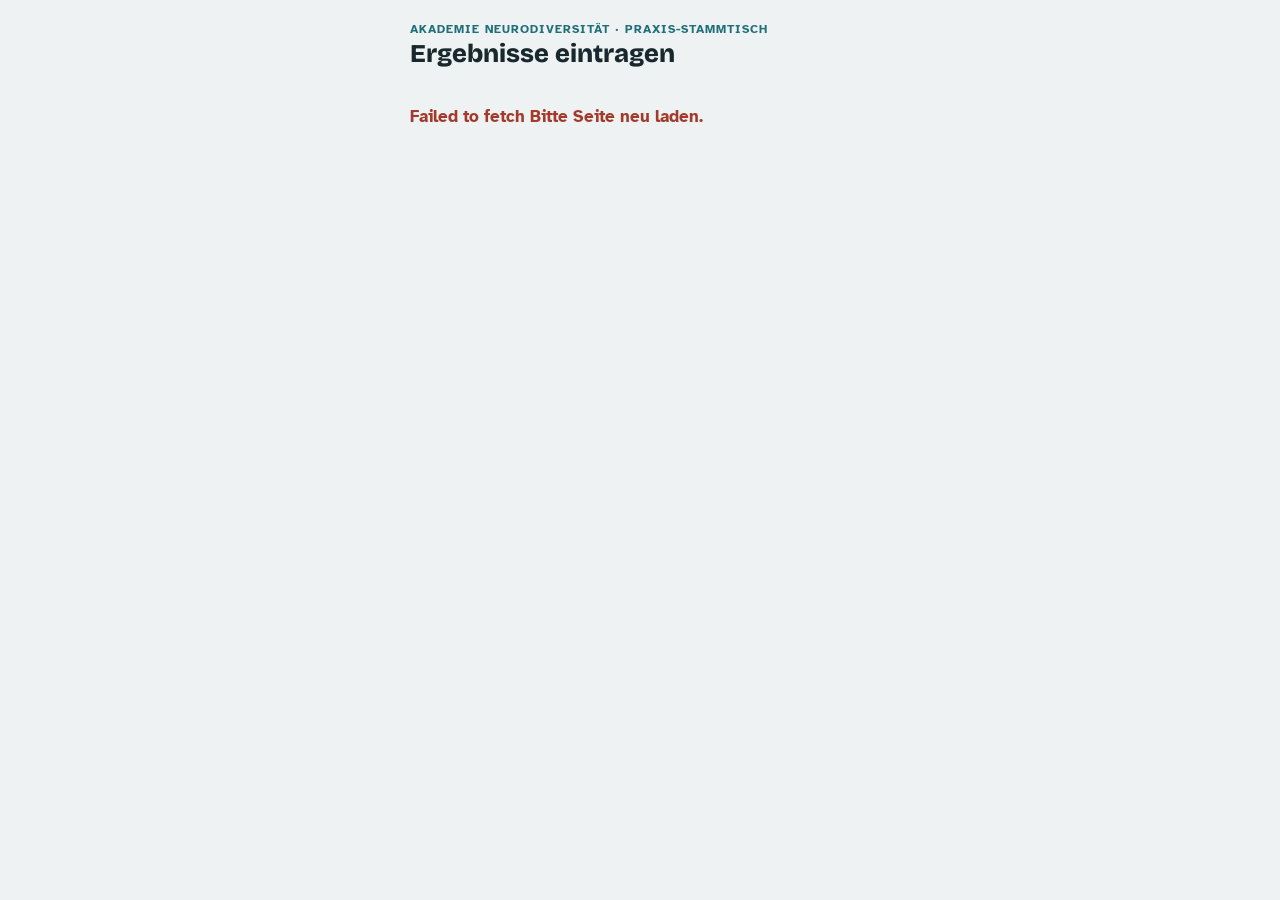
<file: index.html>
<!doctype html>
<html lang="de">
<head>
<meta charset="utf-8">
<meta name="viewport" content="width=device-width,initial-scale=1,viewport-fit=cover">
<title>Stammtisch – Ergebnisse eintragen</title>
<link rel="stylesheet" href="https://fonts.googleapis.com/css2?family=Atkinson+Hyperlegible:wght@400;700&family=Bricolage+Grotesque:opsz,wght@12..96,600;12..96,800&display=swap">
<link rel="stylesheet" href="style.css">
<style>
main{max-width:460px;margin:0 auto;display:flex;flex-direction:column;gap:18px}
h1{font-size:1.6rem;font-weight:800}
.frage{background:var(--surface);border-radius:14px;padding:14px 16px;font-size:1.05rem;border:1px solid var(--line)}
.frage small{display:block;color:var(--muted);font-size:.8rem;font-weight:700;letter-spacing:.06em;text-transform:uppercase;margin-bottom:2px}
.groups{display:grid;grid-template-columns:1fr 1fr;gap:12px}
.gbtn{font-weight:800;font-family:var(--display);font-size:1.2rem;padding:24px 8px;border-radius:16px;border:0;color:var(--note-ink)}
textarea{width:100%;min-height:170px;font-size:1.1rem;resize:vertical}
.send{font-size:1.2rem;padding:18px}
.ok{color:var(--accent);font-weight:700;min-height:1.5em;text-align:center;margin:0}
.back{background:none;border:0;color:var(--muted);text-decoration:underline;padding:0;align-self:flex-start}
.badge{display:inline-block;padding:6px 14px;border-radius:999px;font-weight:800;color:var(--note-ink);font-family:var(--display)}
.liste{display:flex;flex-direction:column;gap:8px}
.liste div{background:var(--surface);border:1px solid var(--line);border-radius:10px;padding:8px 12px;font-size:.98rem;white-space:pre-wrap;overflow-wrap:anywhere}
</style>
</head>
<body>
<main>
  <div>
    <div class="brand">Akademie Neurodiversität · Praxis-Stammtisch</div>
    <h1 id="titel">Ergebnisse eintragen</h1>
  </div>

  <p id="status" class="muted">Wird geladen …</p>

  <section id="schritt1" hidden>
    <div style="display:flex;flex-direction:column;gap:16px">
      <div class="frage"><small>Eure Frage</small><span class="frageText"></span></div>
      <h2 style="font-size:1.25rem">In welcher Gruppe bist du?</h2>
      <p class="muted" style="margin:-8px 0 0">Die Nummer steht in Zoom oben im Fenster.</p>
      <div class="groups" id="gruppen"></div>
    </div>
  </section>

  <section id="schritt2" hidden>
    <div style="display:flex;flex-direction:column;gap:14px">
      <button class="back" id="zurueck" type="button">← andere Gruppe wählen</button>
      <span class="badge" id="gruppeBadge">Gruppe 1</span>
      <div class="frage"><small>Eure Frage</small><span class="frageText"></span></div>
      <label for="text" style="font-weight:700">Euer Ergebnis</label>
      <textarea id="text" maxlength="500" placeholder="Ein Punkt pro Absenden – ihr könnt mehrmals absenden."></textarea>
      <button class="btn send" id="senden" type="button" disabled>Absenden</button>
      <p class="ok" id="meldung" aria-live="polite"></p>
      <div id="bisherWrap" hidden>
        <p class="muted" style="margin:0 0 6px">Schon abgeschickt:</p>
        <div class="liste" id="bisher"></div>
      </div>
    </div>
  </section>
</main>

<script src="config.js"></script>
<script src="app.js"></script>
<script>
const $ = id => document.getElementById(id);
let stand = null, gruppe = null;

async function start() {
  try {
    stand = await Board.laden();
    if (stand.titel) $("titel").textContent = stand.titel;
    document.querySelectorAll(".frageText").forEach(el => el.textContent = stand.frage);
    const box = $("gruppen"); box.innerHTML = "";
    for (let g = 1; g <= stand.gruppen; g++) {
      const b = document.createElement("button");
      b.className = "gbtn"; b.type = "button"; b.textContent = Board.name(g);
      b.style.background = Board.farbe(g);
      b.onclick = () => waehlen(g);
      box.appendChild(b);
    }
    $("status").hidden = true;
    let gemerkt = null;
    try { gemerkt = JSON.parse(sessionStorage.getItem("stammtischGruppe") || "null"); } catch (e) {}
    if (gemerkt && gemerkt.stammtisch === stand.stammtisch && gemerkt.gruppe <= stand.gruppen) waehlen(gemerkt.gruppe);
    else $("schritt1").hidden = false;
  } catch (e) {
    $("status").textContent = e.message + " Bitte Seite neu laden.";
    $("status").className = "fehler";
  }
}

function waehlen(g) {
  gruppe = g;
  try { sessionStorage.setItem("stammtischGruppe", JSON.stringify({ stammtisch: stand.stammtisch, gruppe: g })); } catch (e) {}
  $("gruppeBadge").textContent = Board.name(g);
  $("gruppeBadge").style.background = Board.farbe(g);
  $("schritt1").hidden = true; $("schritt2").hidden = false;
  $("meldung").textContent = "";
  zeigeBisher();
  $("text").focus();
}

function zeigeBisher() {
  const eigene = (stand.eintraege || []).filter(e => e.gruppe === gruppe && e.von === "Gruppe");
  $("bisherWrap").hidden = !eigene.length;
  $("bisher").innerHTML = "";
  eigene.forEach(e => { const d = document.createElement("div"); d.textContent = e.text; $("bisher").appendChild(d); });
}

$("zurueck").onclick = () => { $("schritt2").hidden = true; $("schritt1").hidden = false; };
$("text").addEventListener("input", () => { $("senden").disabled = !$("text").value.trim(); });

$("senden").onclick = async () => {
  const text = $("text").value.trim();
  if (!text) return;
  $("senden").disabled = true; $("senden").textContent = "Wird gesendet …";
  $("meldung").className = "ok"; $("meldung").textContent = "";
  try {
    const r = await Board.senden({ aktion: "eintragen", gruppe, text });
    if (!r.ok) throw new Error(r.fehler || "Senden fehlgeschlagen.");
    $("text").value = "";
    $("meldung").textContent = "Gesendet ✓ – ihr könnt gerne noch einen Punkt schicken.";
    stand = await Board.laden(); zeigeBisher();
  } catch (e) {
    $("meldung").className = "fehler";
    $("meldung").textContent = e.message + " Dein Text ist noch da – bitte nochmal auf Absenden tippen.";
  } finally {
    $("senden").textContent = "Absenden";
    $("senden").disabled = !$("text").value.trim();
  }
};

start();
</script>
</body>
</html>
</file>
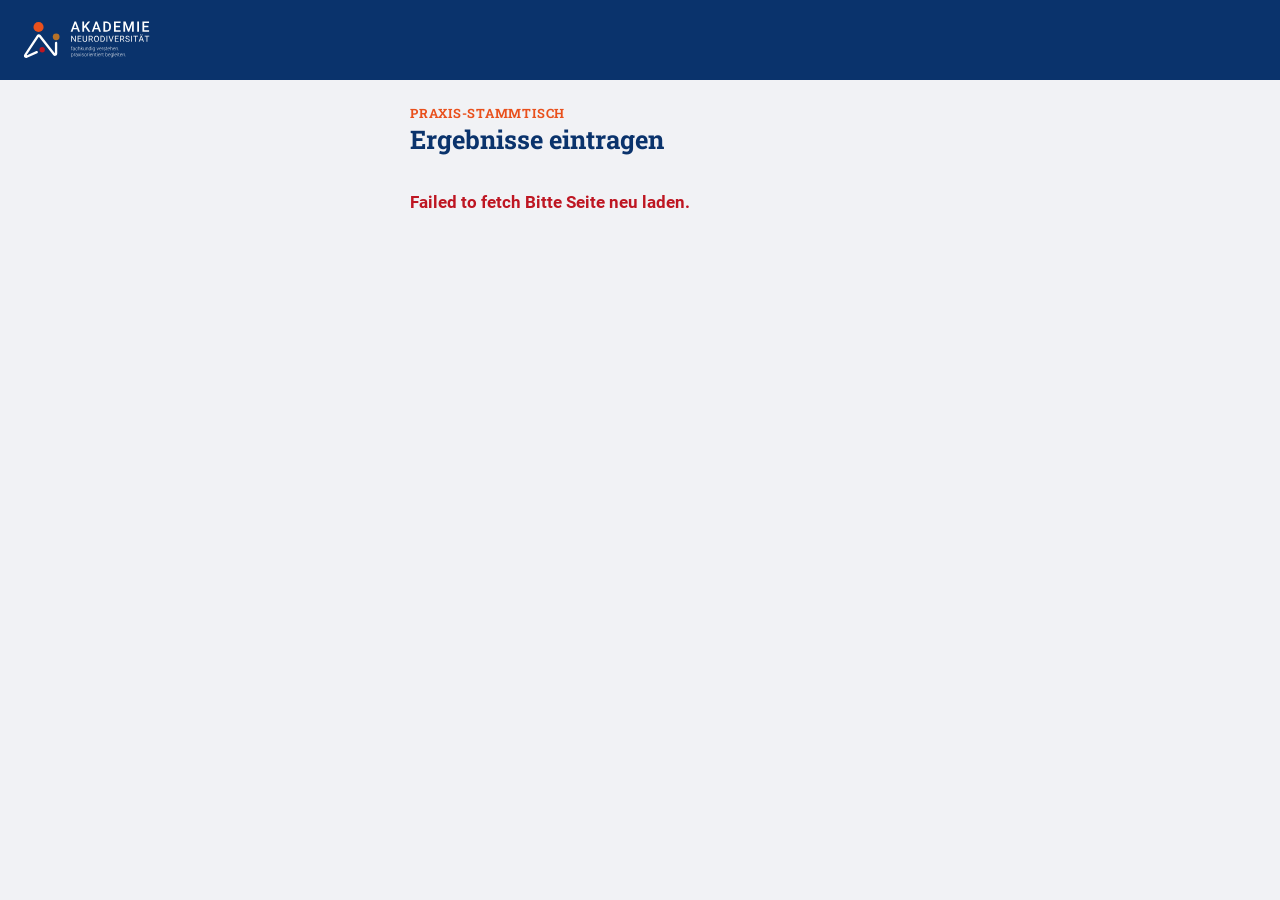
<file: seite/index.html>
<!doctype html>
<html lang="de">
<head>
<meta charset="utf-8">
<meta name="viewport" content="width=device-width,initial-scale=1,viewport-fit=cover">
<title>Stammtisch – Ergebnisse eintragen</title>
<link rel="stylesheet" href="style.css">
<style>
main{max-width:460px;margin:0 auto;display:flex;flex-direction:column;gap:18px}
h1{font-size:1.6rem;font-weight:700}
.frage{background:var(--surface);border-radius:0;padding:14px 16px;font-size:1.05rem;border:1px solid var(--line)}
.frage small{display:block;color:var(--muted);font-size:.8rem;font-weight:700;letter-spacing:.06em;text-transform:uppercase;margin-bottom:2px}
#vorname{font-size:1.2rem}
.cluster{display:flex;flex-direction:column;gap:8px}
.cbtn{text-align:left;border:2px solid var(--line);background:var(--surface);color:var(--ink);border-radius:0;padding:12px 14px}
.cbtn b{display:block;font-family:var(--display);font-size:1.15rem}
.cbtn span{font-size:.9rem;color:var(--muted)}
.cbtn[aria-checked="true"]{border-color:var(--accent);background:color-mix(in srgb,var(--accent) 12%,var(--surface));box-shadow:inset 0 0 0 1px var(--accent)}
.tag{display:inline-block;font-size:.75rem;font-weight:700;letter-spacing:.04em;text-transform:uppercase;color:var(--accent);margin-right:6px}
textarea{width:100%;min-height:170px;font-size:1.1rem;resize:vertical}
.send{font-size:1.2rem;padding:18px}
.ok{color:var(--accent);font-weight:700;min-height:1.5em;text-align:center;margin:0}
.back{background:none;border:0;color:var(--muted);text-decoration:underline;padding:0;align-self:flex-start}
.badge{display:inline-block;padding:6px 14px;border-radius:0;font-weight:700;color:var(--note-ink);font-family:var(--display)}
.liste{display:flex;flex-direction:column;gap:8px}
.liste div{background:var(--surface);border:1px solid var(--line);border-radius:0;padding:8px 12px;font-size:.98rem;white-space:pre-wrap;overflow-wrap:anywhere}
</style>
</head>
<body>
<div class="kopfleiste"><img src="bilder/logo-weiss.svg" alt="Akademie Neurodiversität" width="300" height="52"></div>
<main>
  <div>
    <div class="brand">Praxis-Stammtisch</div>
    <h1 id="titel">Ergebnisse eintragen</h1>
  </div>

  <p id="status" class="muted">Wird geladen …</p>

  <section id="schritt1" hidden>
    <div style="display:flex;flex-direction:column;gap:16px">
      <div class="frage"><small>Eure Frage</small><span class="frageText"></span></div>
      <label for="vorname" style="font-family:var(--display);font-size:1.25rem;font-weight:600">Dein Vorname</label>
      <p class="muted" style="margin:-10px 0 0">Eure Gruppe heißt dann nach dir, zum Beispiel „Gruppe Anna“.</p>
      <input id="vorname" type="text" maxlength="30" autocomplete="given-name" autocapitalize="words" enterkeyhint="go">
      <button class="btn send" id="weiter" type="button" disabled>Weiter</button>
    </div>
  </section>

  <section id="schritt2" hidden>
    <div style="display:flex;flex-direction:column;gap:14px">
      <button class="back" id="zurueck" type="button">← Namen ändern</button>
      <span class="badge" id="gruppeBadge">Gruppe 1</span>
      <div class="frage"><small>Eure Frage</small><span class="frageText"></span></div>
      <div id="clusterWrap" hidden>
        <p style="font-weight:700;margin:0 0 8px">Wozu gehört eure Idee? Bitte antippen</p>
        <div class="cluster" id="cluster" role="radiogroup"></div>
      </div>
      <label for="text" style="font-weight:700">Eure Idee</label>
      <textarea id="text" maxlength="450" placeholder="Ein Punkt pro Absenden – ihr könnt mehrmals absenden."></textarea>
      <button class="btn send" id="senden" type="button" disabled>Absenden</button>
      <p class="ok" id="meldung" aria-live="polite"></p>
      <div id="bisherWrap" hidden>
        <p class="muted" style="margin:0 0 6px">Schon abgeschickt:</p>
        <div class="liste" id="bisher"></div>
      </div>
    </div>
  </section>
</main>

<script src="config.js"></script>
<script src="app.js"></script>
<script>
const $ = id => document.getElementById(id);
let stand = null, name = "", gewaehlt = "";

async function start() {
  try {
    stand = await Board.laden();
    if (stand.titel) $("titel").textContent = stand.titel;
    document.querySelectorAll(".frageText").forEach(el => el.textContent = stand.frage);
    $("status").hidden = true;
    let gemerkt = null;
    try { gemerkt = JSON.parse(sessionStorage.getItem("stammtischName") || "null"); } catch (e) {}
    if (gemerkt && gemerkt.stammtisch === stand.stammtisch && gemerkt.name) waehlen(gemerkt.name);
    else { $("schritt1").hidden = false; }
  } catch (e) {
    $("status").textContent = e.message + " Bitte Seite neu laden.";
    $("status").className = "fehler";
  }
}

function waehlen(n) {
  name = Board.vorname(n);
  if (!name) return;
  try { sessionStorage.setItem("stammtischName", JSON.stringify({ stammtisch: stand.stammtisch, name })); } catch (e) {}
  $("gruppeBadge").textContent = "Gruppe " + name;
  $("gruppeBadge").style.background = "var(--g1)";
  $("schritt1").hidden = true; $("schritt2").hidden = false;
  $("meldung").textContent = "";
  clusterZeigen();
  zeigeBisher();
  $("text").focus();
}

function clusterZeigen() {
  const liste = Board.cluster(stand.stammtisch);
  $("clusterWrap").hidden = !liste.length;
  $("cluster").innerHTML = "";
  liste.forEach(c => {
    const b = document.createElement("button");
    b.type = "button"; b.className = "cbtn"; b.setAttribute("role", "radio");
    b.setAttribute("aria-checked", String(gewaehlt === c.name));
    b.innerHTML = "<b></b><span></span>"; b.querySelector("b").textContent = c.name; b.querySelector("span").textContent = c.beispiel || "";
    b.onclick = () => { gewaehlt = c.name; clusterZeigen(); pruefen(); };
    $("cluster").appendChild(b);
  });
}
const brauchtCluster = () => Board.cluster(stand.stammtisch).length > 0;
function pruefen() { $("senden").disabled = !$("text").value.trim() || (brauchtCluster() && !gewaehlt); }

function zeigeBisher() {
  const eigene = (stand.eintraege || []).filter(e => e.von === "Gruppe").map(Board.zerlegen).filter(z => z.schluessel === name.toLowerCase());
  $("bisherWrap").hidden = !eigene.length;
  $("bisher").innerHTML = "";
  eigene.forEach(z => { const d = document.createElement("div"); if (z.cluster) { const t = document.createElement("span"); t.className = "tag"; t.textContent = z.cluster; d.appendChild(t); } d.appendChild(document.createTextNode(z.text)); $("bisher").appendChild(d); });
}

$("vorname").addEventListener("input", () => { $("weiter").disabled = !Board.vorname($("vorname").value); });
$("vorname").addEventListener("keydown", e => { if (e.key === "Enter" && !$("weiter").disabled) $("weiter").click(); });
$("weiter").onclick = () => waehlen($("vorname").value);
$("zurueck").onclick = () => { $("vorname").value = name; $("weiter").disabled = !name; $("schritt2").hidden = true; $("schritt1").hidden = false; };
$("text").addEventListener("input", pruefen);

$("senden").onclick = async () => {
  const text = $("text").value.trim();
  if (!text || (brauchtCluster() && !gewaehlt)) return;
  $("senden").disabled = true; $("senden").textContent = "Wird gesendet …";
  $("meldung").className = "ok"; $("meldung").textContent = "";
  try {
    const r = await Board.senden({ aktion: "eintragen", gruppe: 1, text: "Gruppe " + name + (gewaehlt ? " [" + gewaehlt + "]" : "") + ": " + text });
    if (!r.ok) throw new Error(r.fehler || "Senden fehlgeschlagen.");
    $("text").value = ""; gewaehlt = ""; clusterZeigen();
    $("meldung").textContent = "Gesendet ✓ – ihr könnt gerne noch einen Punkt schicken.";
    stand = await Board.laden(); zeigeBisher();
  } catch (e) {
    $("meldung").className = "fehler";
    $("meldung").textContent = e.message + " Dein Text ist noch da – bitte nochmal auf Absenden tippen.";
  } finally {
    $("senden").textContent = "Absenden";
    pruefen();
  }
};

start();
</script>
</body>
</html>
</file>
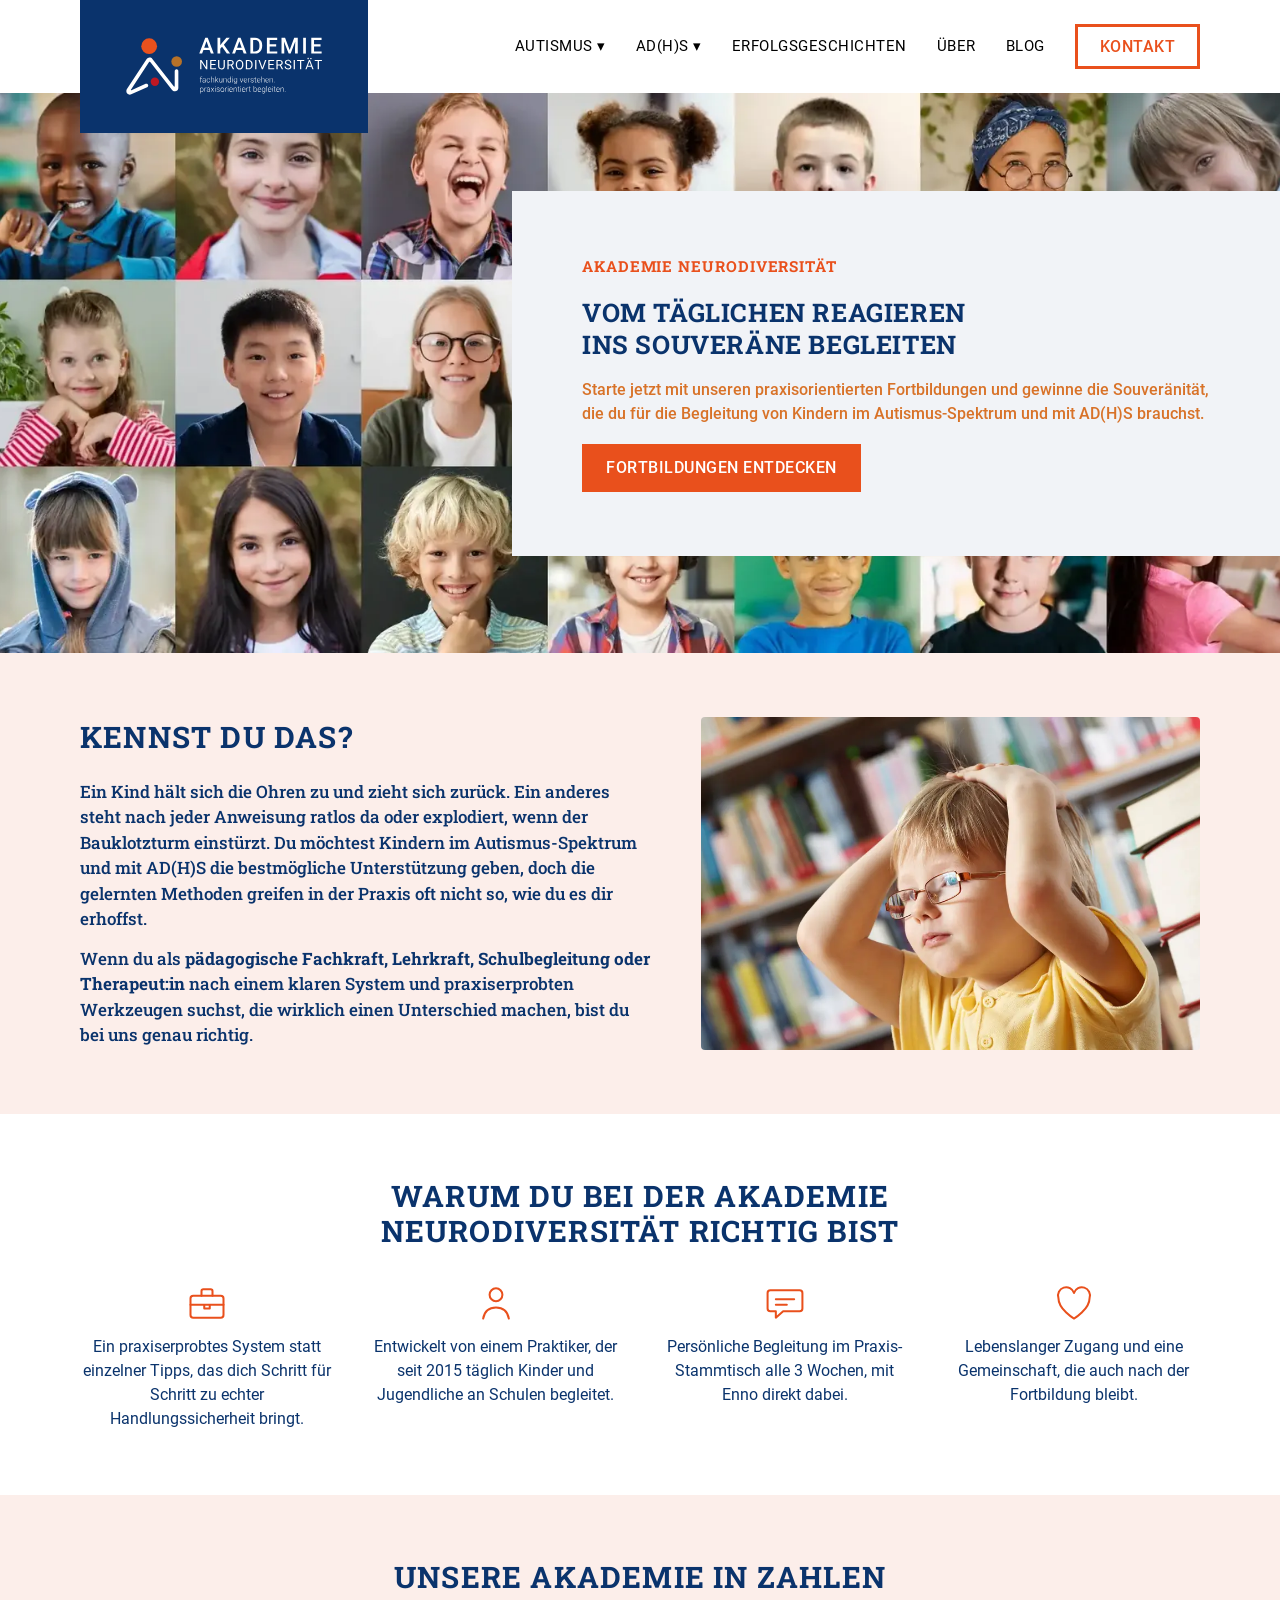
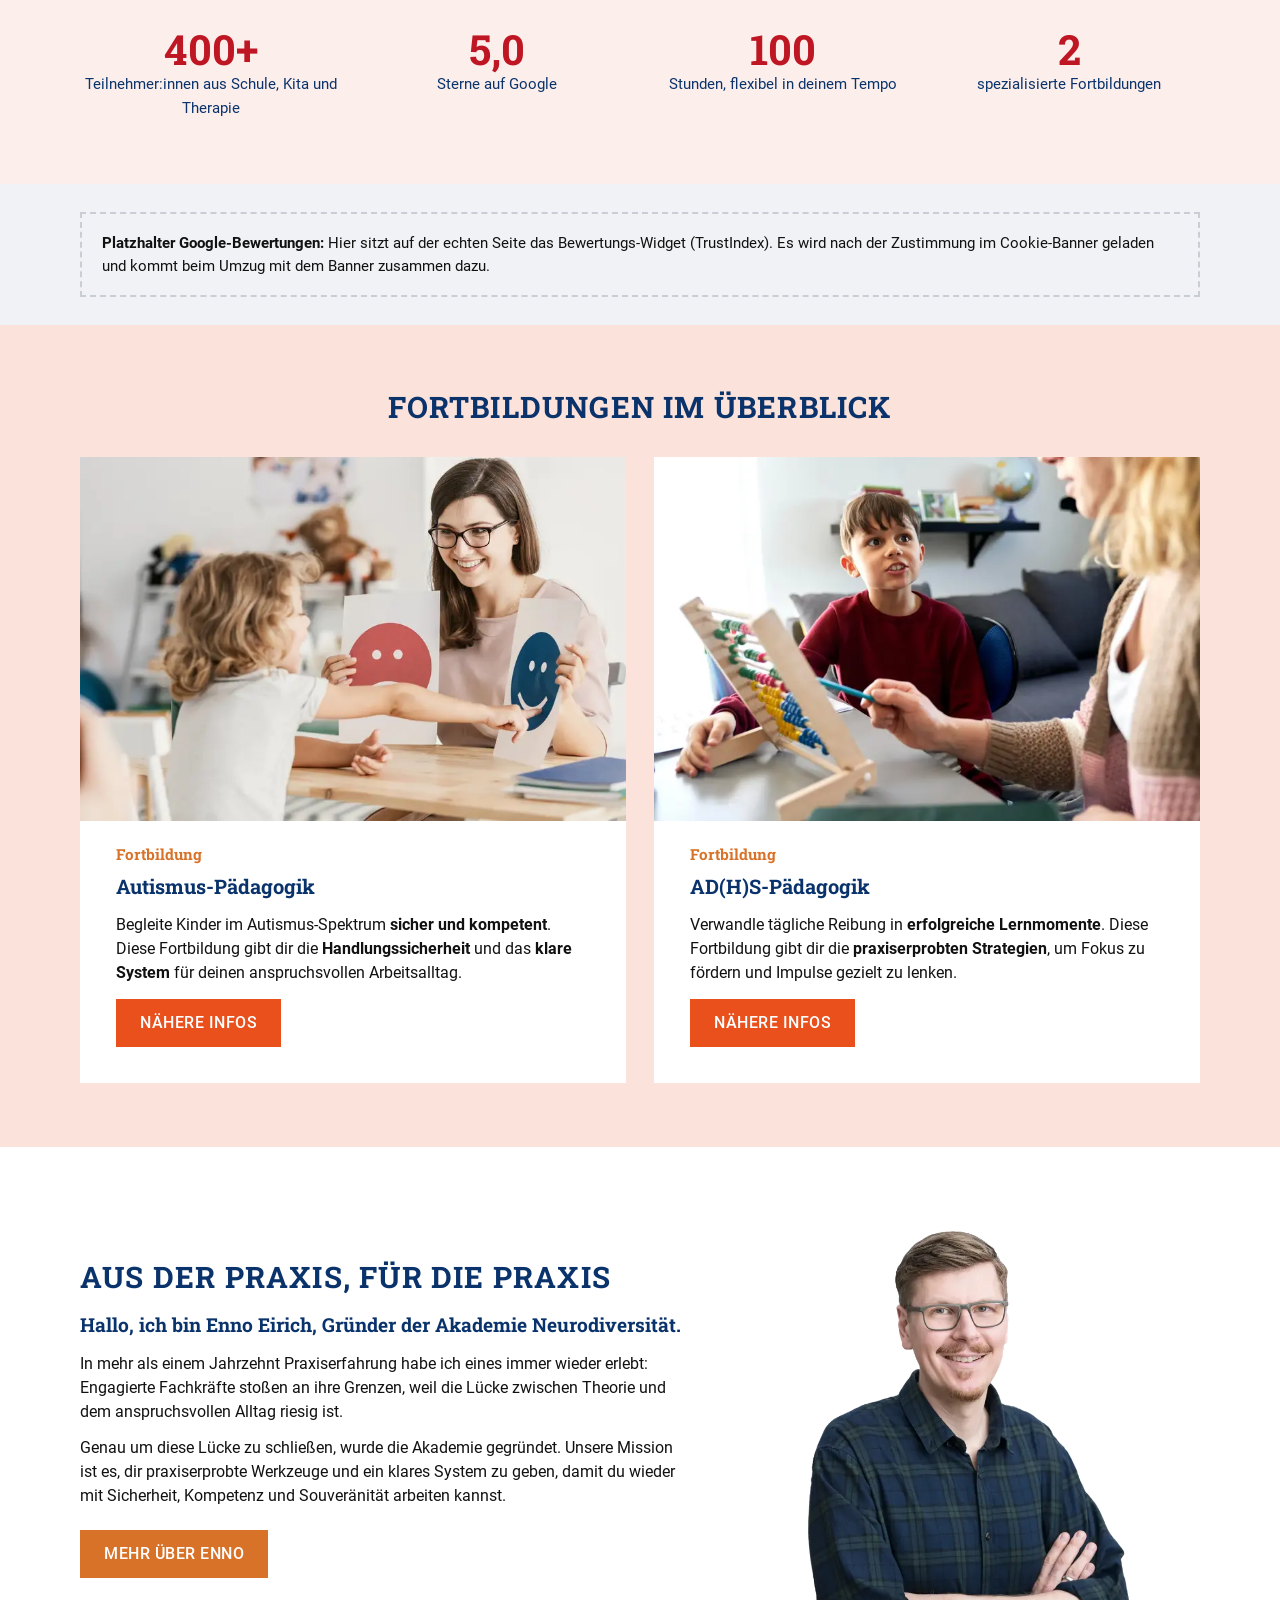
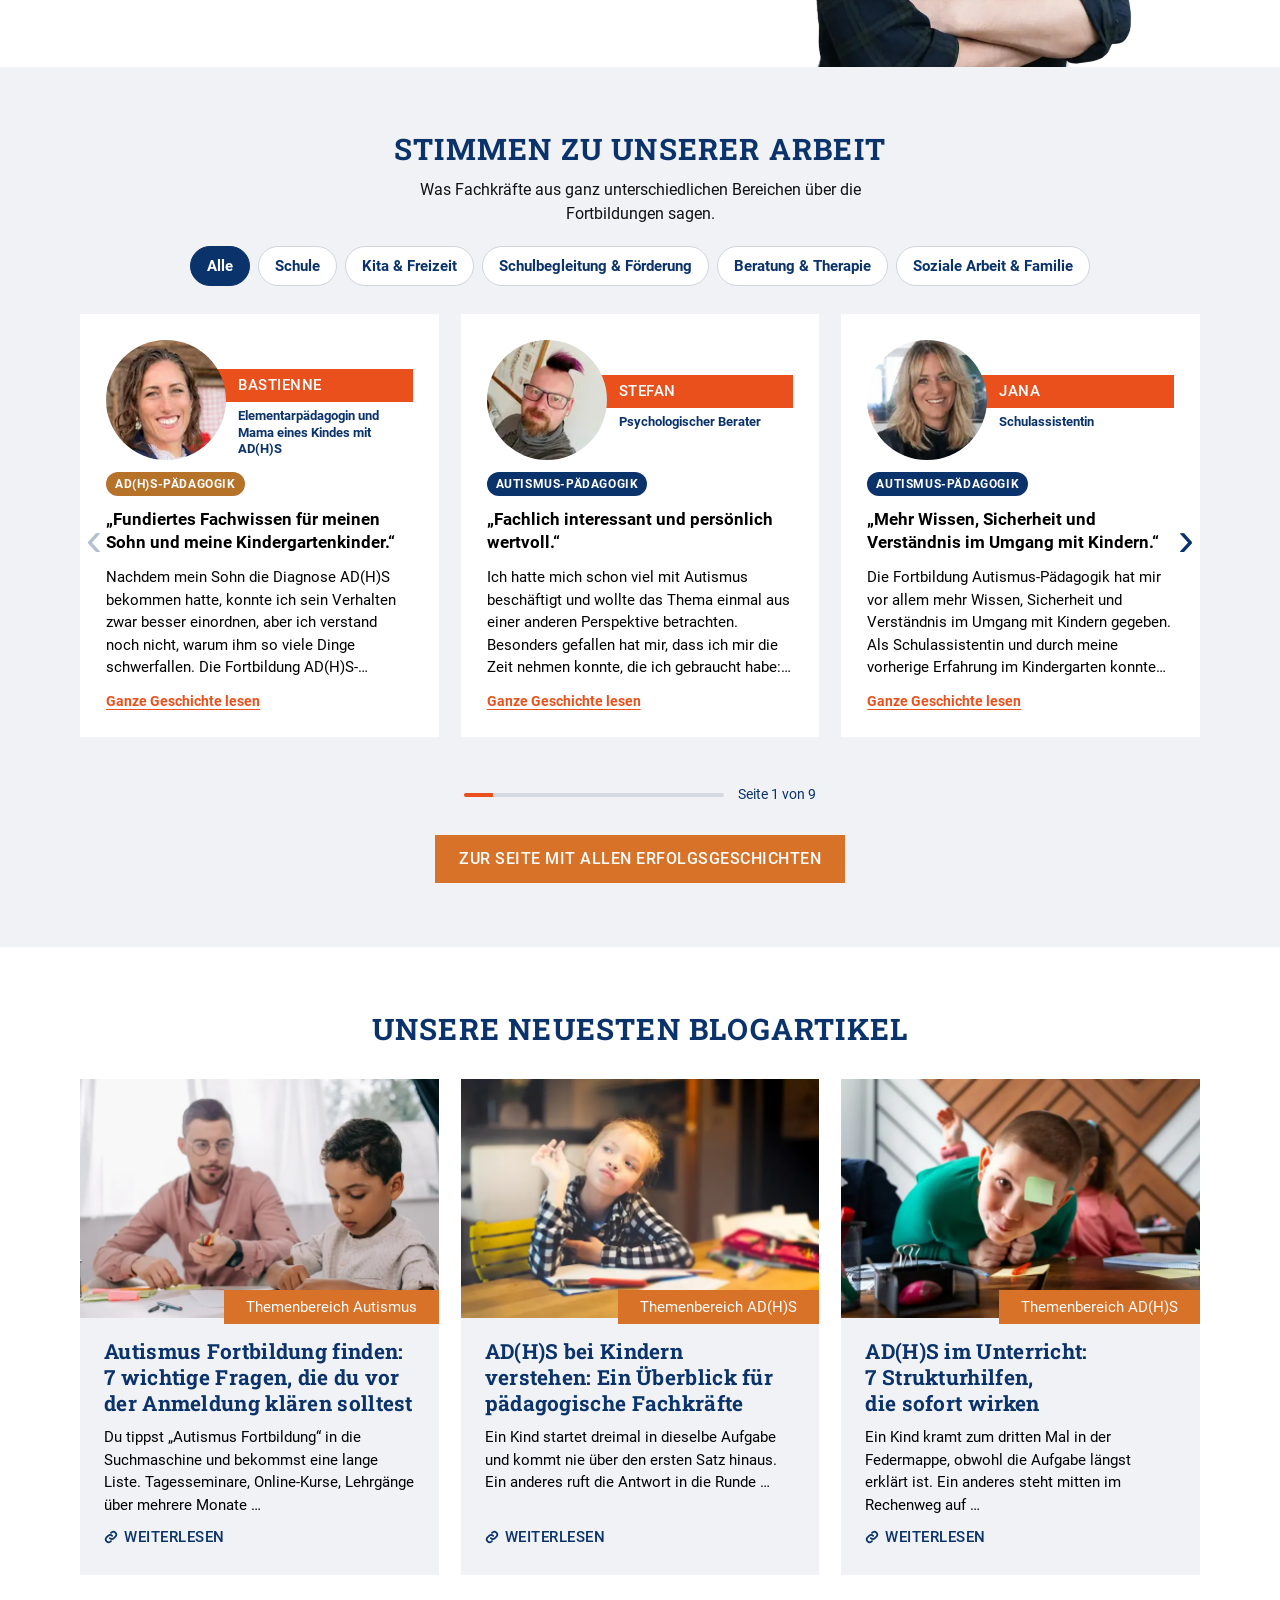
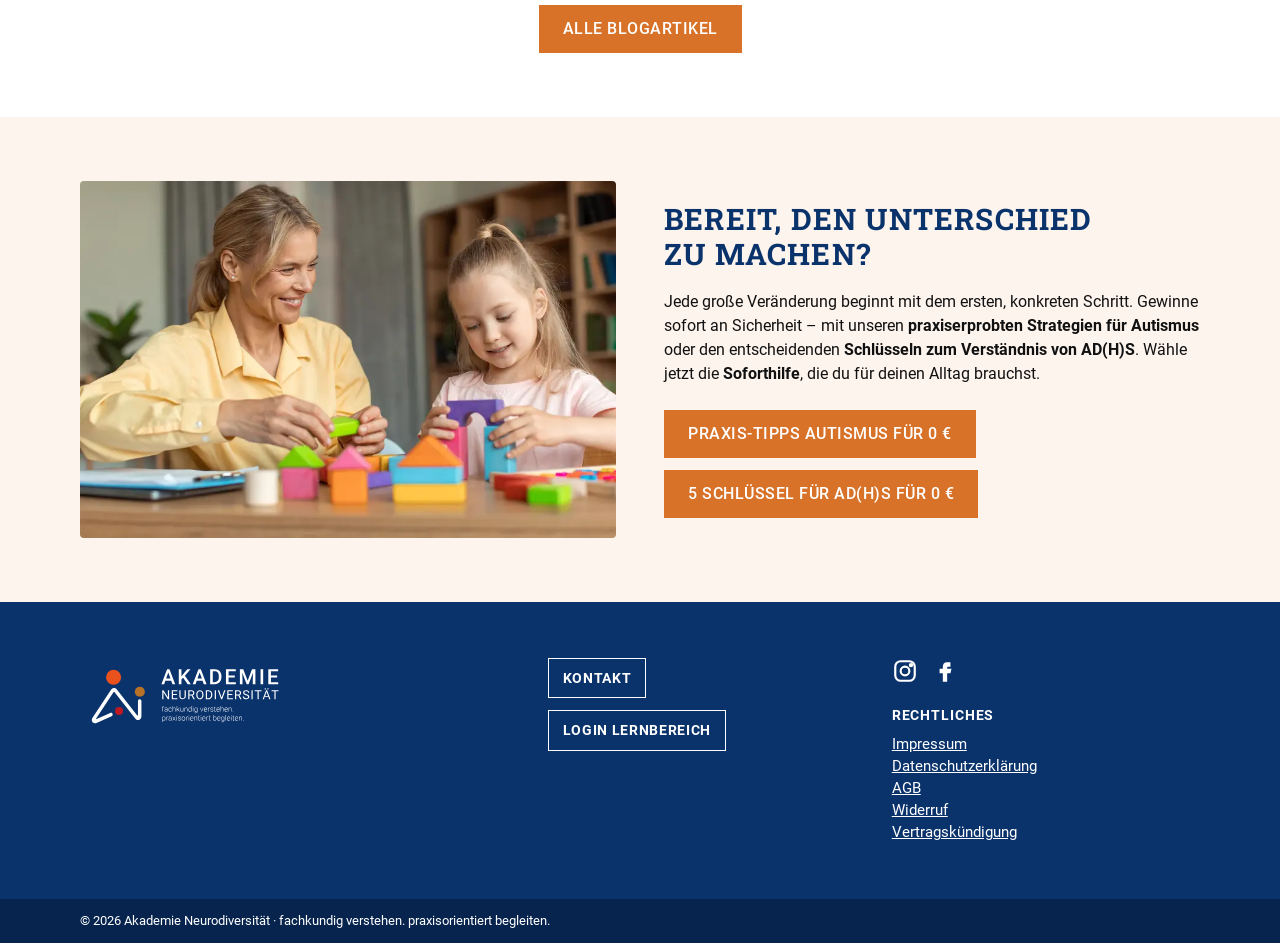
<file: seite/startseite-test/index.html>
<!doctype html>
<html lang="de">
<head>
<meta charset="utf-8">
<meta name="viewport" content="width=device-width,initial-scale=1">
<title>Akademie Neurodiversität | praxisorientierte Fortbildungen</title>
<meta name="description" content="Entdecke die Angebote der Akademie Neurodiversität - Fortbildungen für die Begleitung von Kindern mit Autismus &amp; AD(H)S.">
<!-- Testseite: nicht in Google aufnehmen, Original ist die WordPress-Seite -->
<meta name="robots" content="noindex, nofollow">
<link rel="canonical" href="https://akademieneurodiversitaet.com/">
<link rel="preload" href="schrift/roboto-latin-400-normal.woff2" as="font" type="font/woff2" crossorigin>
<link rel="preload" href="schrift/roboto-slab-latin-700-normal.woff2" as="font" type="font/woff2" crossorigin>
<link rel="preload" href="bilder/header.webp" as="image" fetchpriority="high">
<style>
@font-face{font-family:Roboto;src:url(schrift/roboto-latin-400-normal.woff2) format("woff2");font-weight:400;font-display:swap}
@font-face{font-family:Roboto;src:url(schrift/roboto-latin-500-normal.woff2) format("woff2");font-weight:500;font-display:swap}
@font-face{font-family:Roboto;src:url(schrift/roboto-latin-700-normal.woff2) format("woff2");font-weight:700;font-display:swap}
@font-face{font-family:"Roboto Slab";src:url(schrift/roboto-slab-latin-500-normal.woff2) format("woff2");font-weight:500;font-display:swap}
@font-face{font-family:"Roboto Slab";src:url(schrift/roboto-slab-latin-700-normal.woff2) format("woff2");font-weight:700;font-display:swap}
:root{
  --kompetenz:#0A336C;--orange2:#D87228;--schrift:#111;--klarheit:#545354;--waerme:#B77229;--vertrauen:#E9501C;--ausdauer:#BE1622;
  --rose:#FCEEEA;--rose2:#FBE2DB;--grau:#F1F2F5;--weiss:#fff;
  --text:Roboto,Arial,sans-serif;--slab:"Roboto Slab",Georgia,serif;
  --breite:1160px;
}
*{box-sizing:border-box}
html{scroll-behavior:smooth}
body{margin:0;font-family:var(--text);font-size:16px;line-height:1.5;color:var(--schrift);background:var(--weiss)}
img{max-width:100%;height:auto;display:block}
a{color:inherit}
h1,h2,h3{font-family:var(--slab);color:var(--kompetenz);line-height:1.25;margin:0;text-wrap:balance}
p{margin:0}
.inner{max-width:var(--breite);margin:0 auto;padding-inline:max(20px,env(safe-area-inset-left))}
.eyebrow{font-family:var(--slab);font-weight:700;text-transform:uppercase;letter-spacing:.06em;color:var(--vertrauen);font-size:.95rem}
.btn{display:inline-block;background:var(--vertrauen);color:#fff;text-decoration:none;font-weight:500;text-transform:uppercase;letter-spacing:.5px;font-size:16px;padding:12px 24px;border-radius:0;transition:background .2s}
.btn:hover{background:#c9410f}
.btn.b2{background:var(--orange2)}.btn.b2:hover{background:#b85e1f}
.btn:focus-visible,a:focus-visible,summary:focus-visible{outline:3px solid var(--waerme);outline-offset:3px}
.skip{position:absolute;left:-999px;top:0;background:#fff;padding:8px 12px;z-index:20}
.skip:focus{left:8px}

/* Kopfzeile */
.kopf{position:relative;z-index:10;background:#fff}
.kopf .inner{display:flex;align-items:center;justify-content:space-between;gap:20px;min-height:84px}
.logo{background:var(--kompetenz);align-self:flex-start;padding:26px 34px;margin-bottom:-40px;display:block}
.logo img{width:220px}
nav ul{list-style:none;margin:0;padding:0}
.menu{display:flex;align-items:center;gap:30px;font-size:15px;font-weight:400;text-transform:uppercase;letter-spacing:.5px;color:#000}
.menu a{text-decoration:none}
.menu > li{position:relative}
.menu li ul{position:absolute;top:100%;left:-14px;background:#fff;min-width:270px;padding:10px 0;box-shadow:0 10px 30px -12px rgba(24,49,84,.35);display:none;text-transform:none;letter-spacing:0;font-weight:400}
.menu li:hover ul,.menu li:focus-within ul{display:block}
.menu li ul a{display:block;padding:8px 18px}
.menu li ul a:hover{background:var(--grau)}
.kontakt{border:3px solid var(--vertrauen);color:var(--vertrauen)!important;padding:10px 22px;font-weight:500;font-size:16px}
.mobil{display:none}
@media (max-width:900px){
  .menu{display:none}
  .mobil{display:block}
  .logo{margin-bottom:0;padding:14px 16px}.logo img{width:150px}
  .kopf .inner{min-height:0;padding-inline:0 20px}
  .mobil summary{list-style:none;cursor:pointer;font-weight:700;color:var(--kompetenz);text-transform:uppercase;font-size:.9rem;padding:10px 0}
  .mobil summary::-webkit-details-marker{display:none}
  .mobil ul{position:absolute;left:0;right:0;top:100%;background:#fff;padding:10px 20px 20px;box-shadow:0 14px 24px -14px rgba(24,49,84,.4)}
  .mobil li a{display:block;padding:9px 0;text-decoration:none;color:var(--kompetenz);border-bottom:1px solid var(--grau)}
  .mobil li.sub a{padding-left:16px;color:var(--klarheit)}
}

/* Hero */
.hero{position:relative;background:var(--grau) url(bilder/header.webp) center/cover no-repeat;min-height:560px;display:flex;align-items:center}
.hero .inner{width:100%;max-width:none;padding:0;display:flex;justify-content:flex-end}
.hero-box{background:#F1F3F7;width:min(850px,60%);padding:64px 70px;display:flex;flex-direction:column;gap:18px}
.hero h1{font-size:clamp(1.35rem,2.2vw,1.6rem);text-transform:uppercase;line-height:1.25;letter-spacing:.6px}
.hero-box p{color:var(--orange2);font-weight:500}
@media (max-width:700px){.hero{min-height:0;background-size:220%;background-position:top center;padding-top:190px}.hero .inner{padding:0}.hero-box{width:100%;padding:28px 20px;background:var(--grau)}}

.intro{background:var(--rose);padding:64px 0}
.intro p{color:var(--kompetenz);font-family:var(--slab);font-size:17px;line-height:1.5}
.intro p+p{margin-top:14px}

/* Enno */
.enno{background:#fff;padding:64px 0 0}
.enno .inner{display:grid;grid-template-columns:1.3fr 1fr;gap:56px;align-items:center}
.enno .inner>div{padding-bottom:40px}
.enno p+p{margin-top:12px}
.at.links{text-align:left;margin:0 0 18px;padding:0;max-width:none}
.enno .lead,.cta .lead{font-family:var(--slab);font-weight:700;color:var(--kompetenz);font-size:1.2rem;line-height:1.3;margin-bottom:14px}
.enno .btn{margin-top:22px}
.enno img{width:100%;max-width:380px;justify-self:center;align-self:end}
@media (max-width:800px){.enno .inner>div{padding-bottom:0}}
@media (max-width:800px){.enno .inner{grid-template-columns:1fr;gap:32px}}

/* Zahlen */
.zahlen{background:var(--rose);padding:64px 0}

.zahlen ul{list-style:none;margin:0;padding:0;display:grid;grid-template-columns:repeat(4,1fr);gap:24px}
.zahlen strong{display:block;font-family:var(--slab);color:var(--ausdauer);font-size:clamp(2rem,3.4vw,2.6rem);line-height:1.1;font-variant-numeric:tabular-nums}
.zahlen span{color:var(--kompetenz);font-size:.95rem}
@media (max-width:760px){.zahlen ul{grid-template-columns:1fr 1fr}}


/* Leiste oben */
.leiste{background:var(--kompetenz);color:#fff;font-size:.92rem}
.leiste .inner{display:flex;flex-wrap:wrap;gap:8px 20px;align-items:center;justify-content:center;padding-block:10px}
.leiste a{color:#fff;font-weight:700;text-transform:uppercase;font-size:.8rem;letter-spacing:.05em;border:1.5px solid #fff;padding:5px 10px;text-decoration:none}
.leiste .uhr{font-variant-numeric:tabular-nums;color:#FFC9B3}

/* Warum */
.warum{background:#fff;padding:64px 0}

.warum ul{list-style:none;margin:0;padding:0;display:grid;grid-template-columns:repeat(4,1fr);gap:32px 36px}
.warum li svg{width:44px;height:44px;color:var(--vertrauen);margin-bottom:10px}
.warum li p{color:var(--kompetenz)}
@media (max-width:1000px){.warum ul{grid-template-columns:1fr 1fr}}
@media (max-width:560px){.warum{padding:56px 0}.warum ul{grid-template-columns:1fr}}
.google{background:var(--grau);padding:28px 0}
.google p{border:2px dashed #c9cdd6;padding:18px 20px;font-size:.95rem}

/* Einheitliche Abschnittstitel */
.at{display:block;text-align:center;font-size:clamp(1.35rem,2.4vw,1.85rem);font-weight:700;text-transform:uppercase;letter-spacing:1.2px;color:var(--kompetenz);line-height:1.2;margin:0 auto 32px;max-width:900px;padding-inline:20px}

.intro .at{margin-bottom:24px}
.zahlen .at{margin-bottom:32px}
.zahlen ul{text-align:center}
.warum li{text-align:center;display:flex;flex-direction:column;align-items:center}
.zwei{margin-top:0}
.unter{text-align:center;max-width:60ch;margin:-20px auto 20px}
.filter{display:flex;flex-wrap:wrap;justify-content:center;gap:8px;margin-bottom:28px}
.filter button{font:inherit;font-size:.92rem;font-weight:700;border:1.5px solid #cfd4dd;background:#fff;color:var(--kompetenz);padding:8px 16px;border-radius:999px;cursor:pointer}
.filter button[aria-pressed="true"]{background:var(--kompetenz);border-color:var(--kompetenz);color:#fff}
.filter button:focus-visible{outline:3px solid var(--waerme);outline-offset:2px}
.stimme[hidden]{display:none}
.stimmen .btn,.blog .mehrblog{display:table;margin:30px auto 0}
/* Abschnittstitel */
.titel{display:inline-block;background:var(--kompetenz);color:#fff;font-family:var(--slab);font-weight:700;text-transform:uppercase;letter-spacing:.04em;font-size:clamp(1.25rem,2.6vw,1.75rem);padding:12px 28px;text-align:center}
.zentriert{text-align:center}

.zwei{display:grid;grid-template-columns:1fr 1fr;gap:28px}
.karte{background:#fff;padding:36px;display:flex;flex-direction:column;gap:14px}
.karte h3{font-size:1.25rem;margin-top:-6px}
.karte .btn{align-self:flex-start;margin-top:auto}
.karte .klein{font-family:var(--slab);color:var(--orange2);font-weight:700;font-size:.95rem}
@media (max-width:760px){.zwei{grid-template-columns:1fr}}

.fortbildungen{background:var(--rose2);padding:64px 0}

/* Stimmen */
.stimmen{background:var(--grau);padding:64px 0}

.raster{display:grid;grid-template-columns:repeat(3,1fr);gap:22px}
@media (max-width:900px){.raster{grid-template-columns:1fr 1fr}}
@media (max-width:600px){.raster{grid-template-columns:1fr}}
.stimme{background:#fff;padding:26px;display:flex;flex-direction:column;gap:12px}
.stimme header{display:flex;align-items:flex-end}
.stimme img{width:120px;height:120px;border-radius:50%;flex:none;position:relative;z-index:1;object-fit:cover}
.stimme header>div{margin-left:-28px;padding-bottom:2px;min-width:0;flex:1}
.stimme b{display:block;background:var(--vertrauen);color:#fff;text-transform:uppercase;font-weight:500;font-size:15px;letter-spacing:.5px;padding:5px 14px 5px 40px}
.stimme small{display:block;font-size:13px;line-height:1.3;font-weight:700;color:var(--kompetenz);padding:6px 0 0 40px;min-height:3.9em}
.stimme q{font-family:var(--text);color:#000;font-weight:700;font-size:17px;line-height:1.35;quotes:"„" "“"}
.stimme p{font-size:.95rem}
.slider{position:relative}
.spur{display:grid;grid-auto-flow:column;grid-auto-columns:calc((100% - 44px)/3);gap:22px;overflow-x:auto;scroll-snap-type:x mandatory;scroll-behavior:smooth;scrollbar-width:none;padding-bottom:4px}
.spur::-webkit-scrollbar{display:none}
.spur .stimme{scroll-snap-align:start}
@media (max-width:900px){.spur{grid-auto-columns:calc((100% - 22px)/2)}}
@media (max-width:600px){.spur{grid-auto-columns:88%}}
.pfeil{position:absolute;top:50%;transform:translateY(-50%);width:40px;height:56px;border:0;background:none;color:var(--kompetenz);font-size:3rem;line-height:1;cursor:pointer}
.pfeil:disabled{opacity:.3;cursor:default}
.zurueck{left:-48px}.weiter{right:-48px}
@media (max-width:1280px){.zurueck{left:-6px}.weiter{right:-6px}}
.stimmen .btn{margin-top:30px}

/* Blog */
.blog{padding:64px 0}

.artikel{background:var(--grau);display:flex;flex-direction:column;text-decoration:none}
.artikel img{aspect-ratio:3/2;object-fit:cover;width:100%}
.artikel div{padding:22px 24px 26px;display:flex;flex-direction:column;gap:10px;flex:1}
.artikel .kat{align-self:flex-end;background:var(--orange2);color:#fff;font-size:15px;padding:6px 22px;margin:-50px -24px 4px 0}
.artikel h3{font-size:1.3rem;line-height:1.25;letter-spacing:.3px}
.artikel p{font-size:15px;color:#000}
.artikel .weiter{margin-top:auto;color:var(--kompetenz);font-weight:500;font-size:15px;text-transform:uppercase;letter-spacing:.5px;display:flex;align-items:center;gap:6px}
.artikel .weiter::before{content:"";width:14px;height:14px;background:currentColor;-webkit-mask:url("data:image/svg+xml,%3Csvg xmlns=%27http://www.w3.org/2000/svg%27 viewBox=%270 0 24 24%27 fill=%27none%27 stroke=%27black%27 stroke-width=%273%27 stroke-linecap=%27round%27%3E%3Cpath d=%27M10 14a5 5 0 0 0 7 0l3-3a5 5 0 0 0-7-7l-1 1M14 10a5 5 0 0 0-7 0l-3 3a5 5 0 0 0 7 7l1-1%27/%3E%3C/svg%3E") center/contain no-repeat;mask:url("data:image/svg+xml,%3Csvg xmlns=%27http://www.w3.org/2000/svg%27 viewBox=%270 0 24 24%27 fill=%27none%27 stroke=%27black%27 stroke-width=%273%27 stroke-linecap=%27round%27%3E%3Cpath d=%27M10 14a5 5 0 0 0 7 0l3-3a5 5 0 0 0-7-7l-1 1M14 10a5 5 0 0 0-7 0l-3 3a5 5 0 0 0 7 7l1-1%27/%3E%3C/svg%3E") center/contain no-repeat}
.artikel:hover h3{text-decoration:underline}

.cta{background:#FDF4EE;padding:64px 0}
.cta .inner{display:grid;grid-template-columns:1fr 1fr;gap:48px;align-items:center}
.cta .knoepfe{display:flex;flex-direction:column;gap:12px;align-items:flex-start;margin-top:24px}
@media (max-width:760px){.cta .inner{grid-template-columns:1fr}}

/* Fußzeile */
footer{background:var(--kompetenz);color:#fff}
footer .inner{display:grid;grid-template-columns:1.4fr 1fr 1fr;gap:36px;padding-block:56px}
footer img{width:210px}
footer .rahmen{display:inline-block;border:1.5px solid #fff;color:#fff;text-decoration:none;font-weight:700;font-size:.85rem;text-transform:uppercase;letter-spacing:.05em;padding:9px 14px;margin-bottom:12px}
footer h3{color:#fff;font-family:var(--text);font-size:.9rem;text-transform:uppercase;letter-spacing:.06em;margin:16px 0 8px}
footer ul{list-style:none;margin:0;padding:0;font-size:.92rem}
footer li a{text-decoration:underline}
footer .social{display:flex;gap:14px}
footer .social svg{width:26px;height:26px}
.copy{background:#06244d;font-size:.82rem;padding:12px 0}
footer .copy .inner{display:block;padding-block:0}
@media (max-width:760px){footer .inner{grid-template-columns:1fr}}

/* Neu: Fotos */
.intro .inner{max-width:var(--breite)}
.intro-grid{display:grid;grid-template-columns:1.15fr 1fr;gap:48px;align-items:center}
.intro-grid img{width:100%;height:auto;border-radius:4px}
@media (max-width:860px){.intro-grid{grid-template-columns:1fr;gap:28px}}
.karte.bild{padding-top:0;overflow:hidden}
.karte.bild img{margin:0 -36px 8px;width:calc(100% + 72px);max-width:none;aspect-ratio:3/2;object-fit:cover}
.cta img{width:100%;height:auto;border-radius:4px}
/* Neu: Stimmen */
.spur{align-items:start}
.stimme .ini{width:120px;height:120px;border-radius:50%;flex:none;display:grid;place-items:center;color:#fff;font-family:var(--slab);font-weight:700;font-size:1.6rem}
.fbtag{align-self:flex-start;font-size:.75rem;font-weight:700;text-transform:uppercase;letter-spacing:.05em;padding:3px 9px;border-radius:999px;color:#fff;background:var(--kompetenz)}
.fbtag.adhs{background:var(--waerme)}
.stimme .text{display:-webkit-box;-webkit-box-orient:vertical;-webkit-line-clamp:5;overflow:hidden}
.stimme .text p{font-size:15px;color:#000}
.stimme .text p+p{margin-top:10px}
.stimme.offen .text{display:block;-webkit-line-clamp:unset}
.stimme .mehr{align-self:flex-start;font:inherit;font-size:.85rem;font-weight:700;color:var(--vertrauen);background:none;border:0;padding:0;cursor:pointer;text-decoration:underline;text-underline-offset:3px}
.stimme .mehr[hidden]{display:none}
.stand{display:flex;align-items:center;justify-content:center;gap:14px;margin-top:20px;font-size:.88rem;color:var(--kompetenz)}
.balken{width:min(260px,50vw);height:4px;background:#d5d9e1;border-radius:2px;overflow:hidden}
.balken i{display:block;height:100%;background:var(--vertrauen);width:0;transition:width .25s}
/* Neu: Blog nur 3, mobil wischen */
@media (max-width:900px){
 .blogspur{display:grid;grid-template-columns:none;grid-auto-flow:column;grid-auto-columns:78%;overflow-x:auto;scroll-snap-type:x mandatory;scrollbar-width:none;padding-bottom:6px}
 .blogspur::-webkit-scrollbar{display:none}
 .blogspur .artikel{scroll-snap-align:start}
}
@media (min-width:601px) and (max-width:900px){.blogspur{grid-auto-columns:46%}}
@media (max-width:600px){.pfeil{display:none}}
</style>
</head>
<body>
<a class="skip" href="#inhalt">Zum Inhalt springen</a>

<div class="leiste" id="leiste" data-bis="2026-10-19T23:59:59+02:00" hidden>
  <div class="inner"><span><strong>Fortbildung AD(H)S-Pädagogik:</strong> Anmeldung bis 19. Oktober 2026</span><span class="uhr" id="uhr"></span><a href="https://akademieneurodiversitaet.com/adhs-fortbildung/">Jetzt informieren</a></div>
</div>
<header class="kopf">
  <div class="inner">
    <a class="logo" href="https://akademieneurodiversitaet.com/"><img src="bilder/logo-weiss.svg" alt="Logo der Akademie Neurodiversität" width="190" height="70"></a>
    <nav aria-label="Hauptmenü">
      <ul class="menu">
        <li><a href="https://akademieneurodiversitaet.com/angebote-autismus-paedagogik/">Autismus ▾</a>
          <ul>
            <li><a href="https://akademieneurodiversitaet.com/10-praxisnahe-autismus-tipps/">Gratis-Leitfaden „10 Praxistipps“</a></li>
            <li><a href="https://akademieneurodiversitaet.com/autismus-starterbox/">Die „Autismus-Starterbox“</a></li>
            <li><a href="https://akademieneurodiversitaet.com/autismus-fortbildung/">Fortbildung „Autismus-Pädagogik“</a></li>
          </ul></li>
        <li><a href="https://akademieneurodiversitaet.com/angebote-adhs-paedagogik/">AD(H)S ▾</a>
          <ul>
            <li><a href="https://akademieneurodiversitaet.com/5-praxisnahe-adhs-tipps/">Praxis-Impuls „5 AD(H)S-Schlüssel“</a></li>
            <li><a href="https://akademieneurodiversitaet.com/adhs-fortbildung/">Fortbildung „AD(H)S-Pädagogik“</a></li>
          </ul></li>
        <li><a href="https://akademieneurodiversitaet.com/erfolgsgeschichten/">Erfolgsgeschichten</a></li>
        <li><a href="https://akademieneurodiversitaet.com/ueber-die-akademie-neurodiversitaet/">Über</a></li>
        <li><a href="https://akademieneurodiversitaet.com/neurodiversitaet-praxiswissen/">Blog</a></li>
        <li><a class="kontakt" href="https://akademieneurodiversitaet.com/kontakt/">Kontakt</a></li>
      </ul>
      <details class="mobil">
        <summary>Menü ☰</summary>
        <ul>
          <li><a href="https://akademieneurodiversitaet.com/angebote-autismus-paedagogik/">Autismus</a></li>
          <li class="sub"><a href="https://akademieneurodiversitaet.com/10-praxisnahe-autismus-tipps/">Gratis-Leitfaden „10 Praxistipps“</a></li>
          <li class="sub"><a href="https://akademieneurodiversitaet.com/autismus-starterbox/">Die „Autismus-Starterbox“</a></li>
          <li class="sub"><a href="https://akademieneurodiversitaet.com/autismus-fortbildung/">Fortbildung „Autismus-Pädagogik“</a></li>
          <li><a href="https://akademieneurodiversitaet.com/angebote-adhs-paedagogik/">AD(H)S</a></li>
          <li class="sub"><a href="https://akademieneurodiversitaet.com/5-praxisnahe-adhs-tipps/">Praxis-Impuls „5 AD(H)S-Schlüssel“</a></li>
          <li class="sub"><a href="https://akademieneurodiversitaet.com/adhs-fortbildung/">Fortbildung „AD(H)S-Pädagogik“</a></li>
          <li><a href="https://akademieneurodiversitaet.com/erfolgsgeschichten/">Erfolgsgeschichten</a></li>
          <li><a href="https://akademieneurodiversitaet.com/ueber-die-akademie-neurodiversitaet/">Über</a></li>
          <li><a href="https://akademieneurodiversitaet.com/neurodiversitaet-praxiswissen/">Blog</a></li>
          <li><a href="https://akademieneurodiversitaet.com/kontakt/">Kontakt</a></li>
        </ul>
      </details>
    </nav>
  </div>
</header>

<main id="inhalt">
  <section class="hero">
    <div class="inner">
      <div class="hero-box">
        <span class="eyebrow">Akademie Neurodiversität</span>
        <h1>Vom täglichen Reagieren ins souveräne Begleiten</h1>
        <p>Starte jetzt mit unseren praxisorientierten Fortbildungen und gewinne die Souveränität, die du für die Begleitung von Kindern im Autismus-Spektrum und mit AD(H)S brauchst.</p>
        <div><a class="btn" href="#fortbildungen">Fortbildungen entdecken</a></div>
      </div>
    </div>
  </section>
  <section class="intro">
    <div class="inner">
      <div class="intro-grid">
        <div>
          <h2 class="at links">Kennst du das?</h2>
      <p>Ein Kind hält sich die Ohren zu und zieht sich zurück. Ein anderes steht nach jeder Anweisung ratlos da oder explodiert, wenn der Bauklotzturm einstürzt. Du möchtest Kindern im Autismus-Spektrum und mit AD(H)S die bestmögliche Unterstützung geben, doch die gelernten Methoden greifen in der Praxis oft nicht so, wie du es dir erhoffst.</p>
      <p>Wenn du als <strong>pädagogische Fachkraft, Lehrkraft, Schulbegleitung oder Therapeut:in</strong> nach einem klaren System und praxiserprobten Werkzeugen suchst, die wirklich einen Unterschied machen, bist du bei uns genau richtig.</p>
        </div>
        <img src="bilder/kennst-du-das.webp" alt="Junge in der Bibliothek greift sich überfordert an den Kopf" width="900" height="600" loading="lazy">
      </div>
    </div>
  </section>
  <section class="warum">
    <div class="inner">
      <h2 class="at">Warum du bei der Akademie Neurodiversität richtig bist</h2>
      <ul>
        <li><svg viewBox="0 0 48 48" fill="none" stroke="currentColor" stroke-width="2.2" stroke-linecap="round" stroke-linejoin="round" aria-hidden="true"><rect x="6" y="16" width="36" height="24" rx="3"/><path d="M18 16v-5a2 2 0 0 1 2-2h8a2 2 0 0 1 2 2v5M6 26h36M21 26v4h6v-4"/></svg><p>Ein praxiserprobtes System statt einzelner Tipps, das dich Schritt für Schritt zu echter Handlungssicherheit bringt.</p></li>
        <li><svg viewBox="0 0 48 48" fill="none" stroke="currentColor" stroke-width="2.2" stroke-linecap="round" stroke-linejoin="round" aria-hidden="true"><circle cx="24" cy="15" r="7"/><path d="M10 41c1.5-8 7-12 14-12s12.5 4 14 12"/></svg><p>Entwickelt von einem Praktiker, der seit 2015 täglich Kinder und Jugendliche an Schulen begleitet.</p></li>
        <li><svg viewBox="0 0 48 48" fill="none" stroke="currentColor" stroke-width="2.2" stroke-linecap="round" stroke-linejoin="round" aria-hidden="true"><path d="M8 10h32a3 3 0 0 1 3 3v17a3 3 0 0 1-3 3H22l-8 7v-7H8a3 3 0 0 1-3-3V13a3 3 0 0 1 3-3z"/><path d="M14 20h20M14 26h12"/></svg><p>Persönliche Begleitung im Praxis-Stammtisch alle 3 Wochen, mit Enno direkt dabei.</p></li>
        <li><svg viewBox="0 0 48 48" fill="none" stroke="currentColor" stroke-width="2.2" stroke-linecap="round" stroke-linejoin="round" aria-hidden="true"><path d="M24 41S7 31 7 18.5A8.5 8.5 0 0 1 24 13a8.5 8.5 0 0 1 17 5.5C41 31 24 41 24 41z"/></svg><p>Lebenslanger Zugang und eine Gemeinschaft, die auch nach der Fortbildung bleibt.</p></li>
      </ul>
    </div>
  </section>
  <section class="zahlen">
    <div class="inner">
      <h2 class="at">Unsere Akademie in Zahlen</h2>
      <ul>
        <li><strong data-ziel="400" data-nach="+">400+</strong><span>Teilnehmer:innen aus Schule, Kita und Therapie</span></li>
        <li><strong data-ziel="5,0">5,0</strong><span>Sterne auf Google</span></li>
        <li><strong data-ziel="100">100</strong><span>Stunden, flexibel in deinem Tempo</span></li>
        <li><strong data-ziel="2">2</strong><span>spezialisierte Fortbildungen</span></li>
      </ul>
    </div>
  </section>
  <section class="google">
    <div class="inner">
      <p><strong>Platzhalter Google-Bewertungen:</strong> Hier sitzt auf der echten Seite das Bewertungs-Widget (TrustIndex). Es wird nach der Zustimmung im Cookie-Banner geladen und kommt beim Umzug mit dem Banner zusammen dazu.</p>
    </div>
  </section>
  <section class="fortbildungen" id="fortbildungen">
    <div class="inner">
      <h2 class="at">Fortbildungen im Überblick</h2>
      <div class="zwei">
        <article class="karte bild">
          <img src="bilder/schwerpunkt-autismus.webp" alt="Pädagogin zeigt einem Kind Gefühlskarten mit traurigem und fröhlichem Gesicht" width="800" height="533" loading="lazy">
          <span class="klein">Fortbildung</span>
          <h3>Autismus-Pädagogik</h3>
          <p>Begleite Kinder im Autismus-Spektrum <strong>sicher und kompetent</strong>. Diese Fortbildung gibt dir die <strong>Handlungssicherheit</strong> und das <strong>klare System</strong> für deinen anspruchsvollen Arbeitsalltag.</p>
          <a class="btn" href="https://akademieneurodiversitaet.com/autismus-fortbildung/">Nähere Infos</a>
        </article>
        <article class="karte bild">
          <img src="bilder/schwerpunkt-adhs.webp" alt="Pädagogin übt mit einem Jungen am Rechenschieber" width="800" height="533" loading="lazy">
          <span class="klein">Fortbildung</span>
          <h3>AD(H)S-Pädagogik</h3>
          <p>Verwandle tägliche Reibung in <strong>erfolgreiche Lernmomente</strong>. Diese Fortbildung gibt dir die <strong>praxiserprobten Strategien</strong>, um Fokus zu fördern und Impulse gezielt zu lenken.</p>
          <a class="btn" href="https://akademieneurodiversitaet.com/adhs-fortbildung/">Nähere Infos</a>
        </article>
      </div>
    </div>
  </section>
  <section class="enno">
    <div class="inner">
      <div>
        <h2 class="at links">Aus der Praxis, für die Praxis</h2>
        <p class="lead">Hallo, ich bin Enno Eirich, Gründer der Akademie Neurodiversität.</p>
        <p>In mehr als einem Jahrzehnt Praxiserfahrung habe ich eines immer wieder erlebt: Engagierte Fachkräfte stoßen an ihre Grenzen, weil die Lücke zwischen Theorie und dem anspruchsvollen Alltag riesig ist.</p>
        <p>Genau um diese Lücke zu schließen, wurde die Akademie gegründet. Unsere Mission ist es, dir praxiserprobte Werkzeuge und ein klares System zu geben, damit du wieder mit Sicherheit, Kompetenz und Souveränität arbeiten kannst.</p>
        <a class="btn b2" href="https://akademieneurodiversitaet.com/ueber-mich/">Mehr über Enno</a>
      </div>
      <img src="bilder/enno.webp" alt="Enno Eirich - Über die Akademie Neurodiversität" width="700" height="840" loading="lazy">
    </div>
  </section>






  <section class="stimmen">
    <div class="inner">
      <h2 class="at">Stimmen zu unserer Arbeit</h2>
      <p class="unter" id="stimmenUnter">Was Fachkräfte aus ganz unterschiedlichen Bereichen über die Fortbildungen sagen.</p>
      <div class="filter" role="group" aria-label="Stimmen nach Bereich">
        <button type="button" data-b="alle" aria-pressed="true">Alle</button>
        <button type="button" data-b="schule" aria-pressed="false">Schule</button>
        <button type="button" data-b="kita" aria-pressed="false">Kita &amp; Freizeit</button>
        <button type="button" data-b="foerderung" aria-pressed="false">Schulbegleitung &amp; Förderung</button>
        <button type="button" data-b="beratung" aria-pressed="false">Beratung &amp; Therapie</button>
        <button type="button" data-b="sozial" aria-pressed="false">Soziale Arbeit &amp; Familie</button>
      </div>
      <div class="slider" aria-roledescription="Karussell" aria-label="Stimmen zu unserer Arbeit">
        <div class="spur" id="spur" tabindex="0">
          <article class="stimme" data-b="kita"><header><img src="bilder/stimme-bastienne-0.webp" alt="Kundenstimme Bastienne" width="64" height="64" loading="lazy"><div><b>Bastienne</b><small>Elementarpädagogin und Mama eines Kindes mit AD(H)S</small></div></header><span class="fbtag adhs">AD(H)S-Pädagogik</span><q>Fundiertes Fachwissen für meinen Sohn und meine Kindergartenkinder.</q><div class="text"><p>Nachdem mein Sohn die Diagnose AD(H)S bekommen hatte, konnte ich sein Verhalten zwar besser einordnen, aber ich verstand noch nicht, warum ihm so viele Dinge schwerfallen. Die Fortbildung AD(H)S-Pädagogik hat mir die neurobiologischen Grundlagen auf sehr hohem Niveau und mit vielen praxisnahen Beispielen näher gebracht. Heute kann ich auf fundiertes Fachwissen zurückgreifen und es in der Praxis umsetzen. Davon profitieren nicht nur mein Sohn, meine Familie und ich, sondern als Elementarpädagogin auch die Kindergartenkinder und ihre Eltern, die ich begleite.</p></div><button type="button" class="mehr" aria-expanded="false">Ganze Geschichte lesen</button></article>
          <article class="stimme" data-b="beratung"><header><img src="bilder/stimme-stefan-1.webp" alt="Kundenstimme Stefan" width="64" height="64" loading="lazy"><div><b>Stefan</b><small>Psychologischer Berater</small></div></header><span class="fbtag autismus">Autismus-Pädagogik</span><q>Fachlich interessant und persönlich wertvoll.</q><div class="text"><p>Ich hatte mich schon viel mit Autismus beschäftigt und wollte das Thema einmal aus einer anderen Perspektive betrachten. Besonders gefallen hat mir, dass ich mir die Zeit nehmen konnte, die ich gebraucht habe: ein Video anschauen, ein Kapitel bearbeiten, darüber nachdenken und manchmal auch wieder zurückgehen. Mit jedem Kapitel ist mein Vertrauen in die Akademie gewachsen, und ich habe mich von Anfang an wohlgefühlt. Gerade die Reflexion meines eigenen Falls hat mich dazu gebracht, genauer hinzuschauen und liebevoller mit mir selbst umzugehen. Für mich war die Fortbildung fachlich interessant und zugleich eine persönliche Erfahrung, die ich nicht missen möchte.</p></div><button type="button" class="mehr" aria-expanded="false">Ganze Geschichte lesen</button></article>
          <article class="stimme" data-b="foerderung"><header><img src="bilder/stimme-jana-2.webp" alt="Kundenstimme Jana" width="64" height="64" loading="lazy"><div><b>Jana</b><small>Schulassistentin</small></div></header><span class="fbtag autismus">Autismus-Pädagogik</span><q>Mehr Wissen, Sicherheit und Verständnis im Umgang mit Kindern.</q><div class="text"><p>Die Fortbildung Autismus-Pädagogik hat mir vor allem mehr Wissen, Sicherheit und Verständnis im Umgang mit Kindern gegeben. Als Schulassistentin und durch meine vorherige Erfahrung im Kindergarten konnte ich viele Inhalte direkt mit meinem Alltag verbinden. Ich habe gelernt, Verhaltensweisen besser zu verstehen, genauer hinzuschauen und die individuellen Bedürfnisse und Stärken eines Kindes bewusster wahrzunehmen. Besonders wertvoll ist für mich, Kinder im Autismus-Spektrum nicht nur bei ihren Schwierigkeiten zu unterstützen, sondern ihre Fähigkeiten und Ressourcen in den Mittelpunkt zu stellen. Für meine weitere Arbeit nehme ich neues Fachwissen, mehr Selbstvertrauen und konkrete Ideen für die Praxis mit.</p></div><button type="button" class="mehr" aria-expanded="false">Ganze Geschichte lesen</button></article>
          <article class="stimme" data-b="kita"><header><img src="bilder/stimme-kathy-3.webp" alt="Kundenstimme Kathy" width="64" height="64" loading="lazy"><div><b>Kathy</b><small>Staatlich anerkannte Erzieherin und Inklusionsfachkraft</small></div></header><span class="fbtag autismus">Autismus-Pädagogik</span><q>Wertvolle und vor allem wertschätzende Tipps.</q><div class="text"><p>Es war wirklich eine ganz tolle Fortbildung – mit tollen Inhalten und wertvollen, vor allem wertschätzenden Tipps. Auch die Lernplattform und die Community haben mich begeistert. Als Erzieherin und Inklusionsfachkraft in einer Kita werde ich auf jeden Fall weiterhin an den Praxis-Stammtischen teilnehmen und das große Fachwissen der Community in Anspruch nehmen. Absolut verdiente 5 Sterne!</p></div><button type="button" class="mehr" aria-expanded="false">Ganze Geschichte lesen</button></article>
          <article class="stimme" data-b="kita"><header><img src="bilder/stimme-rebecca-4.webp" alt="Kundenstimme Rebecca" width="64" height="64" loading="lazy"><div><b>Rebecca</b><small>Erzieherin und pflegende Mutter eines Kindes mit Unterstützungsbedarf</small></div></header><span class="fbtag autismus">Autismus-Pädagogik</span><q>Kleine Veränderungen haben viel bewirkt und mir Sicherheit gegeben.</q><div class="text"><p>Als Mutter eines Kindes im Autismus-Spektrum mit intensivem medizinischem Hintergrund ist unser Alltag oft herausfordernd. Durch die Fortbildung Autismus-Pädagogik habe ich viele Verhaltensweisen und Bedürfnisse meines Kindes besser verstehen gelernt. Besonders hilfreich waren die praxisnahen Impulse und der wertschätzende Blick auf Autismus. Kleine Veränderungen haben bereits viel bewirkt und mir mehr Sicherheit gegeben. Ich kann die Fortbildung von Herzen allen Eltern und Fachkräften empfehlen, die Menschen im Autismus-Spektrum besser verstehen und begleiten möchten.</p></div><button type="button" class="mehr" aria-expanded="false">Ganze Geschichte lesen</button></article>
          <article class="stimme" data-b="sozial"><header><img src="bilder/stimme-heike-5.webp" alt="Kundenstimme Heike" width="64" height="64" loading="lazy"><div><b>Heike</b><small>Erzieherin in einer Wohngruppe mit Schwerpunkt Neurodiversität</small></div></header><span class="fbtag autismus">Autismus-Pädagogik</span><q>Verhalten verstehen statt bewerten – das hat meine Haltung verändert.</q><div class="text"><p>Vor der Fortbildung Autismus-Pädagogik hatte ich noch keine praktische Erfahrung in der Begleitung von Kindern im Autismus-Spektrum – durch eine neue Wohngruppe mit Schwerpunkt Neurodiversität eröffnete sich mir ein ganz neues Aufgabenfeld. Besonders überzeugt haben mich der strukturierte Aufbau, die umfangreichen Lernmaterialien und die anschaulichen Lernvideos zu allen Modulen. Ein echtes Highlight sind für mich die Praxis-Stammtische, bei denen wir aktuelle Fallbeispiele gemeinsam besprechen – dass der Zugang dauerhaft bestehen bleibt, ist ein großer Mehrwert. Die Fortbildung hat meine pädagogische Haltung nachhaltig verändert: Ich habe gelernt, Verhalten nicht vorschnell zu bewerten, sondern die Bedürfnisse dahinter zu erkennen. Als Erzieherin kann ich Kinder heute noch individueller und ressourcenorientierter begleiten.</p></div><button type="button" class="mehr" aria-expanded="false">Ganze Geschichte lesen</button></article>
          <article class="stimme" data-b="foerderung"><header><img src="bilder/stimme-stefanie-6.webp" alt="Kundenstimme Stefanie" width="64" height="64" loading="lazy"><div><b>Stefanie</b><small>Heilpädagogin</small></div></header><span class="fbtag autismus">Autismus-Pädagogik</span><q>Hat mich in meiner Arbeit als Heilpädagogin sehr bestärkt.</q><div class="text"><p>Ich konnte viele Themen nochmals vertiefen, aber auch Neues dazulernen. Die einzelnen Module waren sehr gut strukturiert und für mich als dreifache berufstätige Mutter im Alltag gut zu bewältigen. In den Live Calls hat sich Enno allen Fragen und Themen mit sehr viel Professionalität und Empathie angenommen und man fühlte sich immer sehr gut begleitet! Die Weiterbildung bei Enno kann ich allen empfehlen, die sich mit dem Thema Neurodiversität auseinandersetzen und fundiertes Wissen darüber erlangen möchten!</p></div><button type="button" class="mehr" aria-expanded="false">Ganze Geschichte lesen</button></article>
          <article class="stimme" data-b="beratung"><header><img src="bilder/stimme-gerald-7.webp" alt="Kundenstimme Gerald" width="64" height="64" loading="lazy"><div><b>Gerald</b><small>Pädagoge, psychosozialer Berater und Referent</small></div></header><span class="fbtag adhs">AD(H)S-Pädagogik</span><q>Nicht Druck verändert Verhalten, sondern Verständnis und Beziehung.</q><div class="text"><p>Als Pädagoge und Vater eines Kindes mit AD(H)S kannte ich vieles bereits – trotzdem hat mir die Fortbildung einen völlig neuen Blick eröffnet. Das Gelernte konnte ich sofort im Familienalltag umsetzen: Aus der täglichen Belastung rund um die Medikamenteneinnahme wurde eine entspannte, selbstständige Morgenroutine. Meine wichtigste Erkenntnis: Nicht Druck verändert Verhalten, sondern Verständnis und Beziehung.</p></div><button type="button" class="mehr" aria-expanded="false">Ganze Geschichte lesen</button></article>
          <article class="stimme" data-b="schule"><header><img src="bilder/stimme-yvonne-8.webp" alt="Kundenstimme Yvonne" width="64" height="64" loading="lazy"><div><b>Yvonne</b><small>Integrationslehrerin</small></div></header><span class="fbtag autismus">Autismus-Pädagogik</span><q>Genau das Richtige – Gelerntes direkt anwenden.</q><div class="text"><p>Die Fortbildung passt für mich perfekt. Ich lerne in meinem Tempo und kann das Gelernte schon am nächsten Tag in meiner Klasse einsetzen. Genau diese Verbindung von Theorie und Praxis habe ich gesucht.</p></div><button type="button" class="mehr" aria-expanded="false">Ganze Geschichte lesen</button></article>
          <article class="stimme" data-b="schule"><header><img src="bilder/stimme-carsten-9.webp" alt="Kundenstimme Carsten" width="64" height="64" loading="lazy"><div><b>Carsten</b><small>Sonderpädagoge mit den Förderschwerpunkten emotional soziale Entwicklung und Geistige Behinderung</small></div></header><span class="fbtag autismus">Autismus-Pädagogik</span><q>Professionell, zugewandt, effektiv und netzwerkorientiert</q><div class="text"><p>Ich habe schon viele Fortbildungen gemacht – keine war so gut strukturiert wie die Fortbildung Autismus-Pädagogik. Die Möglichkeit, alle Inhalte im eigenen Tempo zu erarbeiten und bei Fragen jederzeit in den Praxis-Stammtischen Antworten zu bekommen, halte ich für ideal. Mit der Aussicht auf eine stetig wachsende Gruppe, die sich regelmäßig austauscht, gehe ich beruhigt in meinen Arbeitsalltag als Sonderpädagoge.</p></div><button type="button" class="mehr" aria-expanded="false">Ganze Geschichte lesen</button></article>
          <article class="stimme" data-b="sozial"><header><img src="bilder/stimme-nicole-10.webp" alt="Kundenstimme Nicole" width="64" height="64" loading="lazy"><div><b>Nicole</b><small>Inhaberin einer Baby- und Kleinkinderschwimmschule</small></div></header><span class="fbtag autismus">Autismus-Pädagogik</span><q>Eine echte Bereicherung – Danke für diesen Weg!</q><div class="text"><p>Als selbstständige Unternehmerin hat mich die Fortbildung Autismus-Pädagogik sofort angesprochen. Das flexible Format ermöglicht es mir, die Inhalte in meinem eigenen Tempo zu erarbeiten und gleichzeitig von den regelmäßigen Online-Meetings zu profitieren. Besonders wertvoll sind die Fallbesprechungen und die Möglichkeit, offene Fragen direkt einzubringen. Der wertschätzende Umgang in der Gemeinschaft und Ennos umfangreiche Praxiserfahrung haben die Fortbildung zu einer echten Bereicherung gemacht.</p><p>Danke für diesen spannenden gemeinsamen Weg!</p></div><button type="button" class="mehr" aria-expanded="false">Ganze Geschichte lesen</button></article>
          <article class="stimme" data-b="kita"><header><img src="bilder/stimme-sandra-11.webp" alt="Kundenstimme Sandra" width="64" height="64" loading="lazy"><div><b>Sandra</b><small>Erzieherin und Integrationsfachkraft</small></div></header><span class="fbtag autismus">Autismus-Pädagogik</span><q>Jeden Cent wert – eine klasse Fortbildung!</q><div class="text"><p>Als Erzieherin mit heilpädagogischer Zusatzqualifikation und Integrationsfachkraft war die Fortbildung Autismus-Pädagogik meine erste große Online-Fortbildung – und ein echter Gewinn. Der theoretische Umfang ist enorm, aber dem vielschichtigen Thema absolut angemessen, und die freie Zeiteinteilung ließ sich gut mit meinem Berufsalltag vereinbaren. Besonders wertvoll war die bunte Mischung der Teilnehmenden – von Therapeut:innen über Lehrkräfte bis hin zu Eltern und Großeltern –, wodurch ich durch die praxisnahen Fallbesprechungen einen ganzheitlichen Blick auf die Thematik gewonnen habe.</p><p>Die Praxis-Stammtische waren methodisch abwechslungsreich und gut organisiert, und dank des lebenslangen Zugriffs auf alle Materialien war der Gesamtaufwand von rund 80 Stunden gut investierte Zeit.</p></div><button type="button" class="mehr" aria-expanded="false">Ganze Geschichte lesen</button></article>
          <article class="stimme" data-b="schule"><header><img src="bilder/stimme-tina-12.webp" alt="Kundenstimme Tina" width="64" height="64" loading="lazy"><div><b>Tina</b><small>Förderschullehrerin</small></div></header><span class="fbtag autismus">Autismus-Pädagogik</span><q>Verhalten verstehen statt vorschnell zu bewerten.</q><div class="text"><p>Vor der Fortbildung fiel es mir oft schwer, Verhaltensweisen meiner Schüler:innen richtig einzuordnen – gerade bei Überforderung, Rückzug oder Eskalation. Heute deute ich solches Verhalten nicht mehr vorschnell als „Verweigerung“, sondern verstehe es aus der Perspektive von Stress, Reizverarbeitung und Selbstregulation. So begleite ich Kinder im Autismus-Spektrum mit deutlich mehr Handlungssicherheit und achte genauer auf die Passung zwischen Kind und Umfeld.</p></div><button type="button" class="mehr" aria-expanded="false">Ganze Geschichte lesen</button></article>
          <article class="stimme" data-b="kita"><header><img src="bilder/stimme-michaela-13.webp" alt="Kundenstimme Michaela" width="64" height="64" loading="lazy"><div><b>Michaela</b><small>Freizeitpädagogin</small></div></header><span class="fbtag autismus">Autismus-Pädagogik</span><q>Individuell verstehen, individuell begleiten.</q><div class="text"><p>Ich konnte viele Inhalte direkt im Alltag umsetzen und habe ein besseres Verständnis für die Bedürfnisse der Kinder entwickelt. Besonders die Praxis-Stammtische mit Enno waren sehr hilfreich – sie ermöglichen einen offenen, praxisnahen Austausch. Insgesamt hat mich die Fortbildung fachlich wie persönlich weitergebracht.</p></div><button type="button" class="mehr" aria-expanded="false">Ganze Geschichte lesen</button></article>
          <article class="stimme" data-b="sozial"><header><img src="bilder/stimme-marion-14.webp" alt="Kundenstimme Marion" width="64" height="64" loading="lazy"><div><b>Marion</b><small>Oma eines 4-Jährigen im Autismus-Spektrum, Umwelt- und Abfallberaterin (u.a. in Kindergärten und Schulen tätig) und Elternbildnerin</small></div></header><span class="fbtag autismus">Autismus-Pädagogik</span><q>Einzigartige Unterstützung durch Community und Dozenten.</q><div class="text"><p>Ich kann die Fortbildung von ganzem Herzen weiterempfehlen. Die regelmäßigen Praxis-Stammtische schaffen Kontinuität und haben mich immer wieder zurück zu den Lerninhalten geführt, wenn ich den Spagat zwischen Beruf, Familie und Fortbildung einmal nicht so gut geschafft habe. Gerade als Oma eines Kindes im Autismus-Spektrum war mir dieser Rückhalt besonders wichtig.</p></div><button type="button" class="mehr" aria-expanded="false">Ganze Geschichte lesen</button></article>
          <article class="stimme" data-b="schule"><header><img src="bilder/stimme-dijana-15.webp" alt="Kundenstimme Dijana" width="64" height="64" loading="lazy"><div><b>Dijana</b><small>Lehrerin und Kinder- und Jugendbetreuerin</small></div></header><span class="fbtag autismus">Autismus-Pädagogik</span><q>Klare Inhalte, mein Tempo – passt in meinen Alltag.</q><div class="text"><p>Die Fortbildung war für mich sehr wertvoll. Am hilfreichsten fand ich, dass ich flexibel in meinem eigenen Rhythmus lernen konnte. Auch dass die Inhalte gut verständlich aufbereitet sind, hat mir den Einstieg sehr erleichtert.</p></div><button type="button" class="mehr" aria-expanded="false">Ganze Geschichte lesen</button></article>
          <article class="stimme" data-b="schule"><header><img src="bilder/stimme-barbara-16.webp" alt="Kundenstimme Barbara" width="64" height="64" loading="lazy"><div><b>Barbara</b><small>Sonderpädagogin</small></div></header><span class="fbtag autismus">Autismus-Pädagogik</span><q>Wissen auffrischen und Neues lernen – perfekt für die Praxis.</q><div class="text"><p>Für mich war es eine gute Mischung: bereits Vorhandenes festigen und vieles dazulernen. Die Module waren klar, strukturiert und verständlich aufgebaut. Die Fortbildung ist interessant, kurzweilig und lebendig gestaltet – und gibt viel Input für die Praxis.</p></div><button type="button" class="mehr" aria-expanded="false">Ganze Geschichte lesen</button></article>
          <article class="stimme" data-b="foerderung"><header><img src="bilder/stimme-cordula-17.webp" alt="Kundenstimme Cordula" width="64" height="64" loading="lazy"><div><b>Cordula</b><small>Beratungs- und Förderlehrkraft (BFZ), Psychologische Beratung und Coaching für Kinder und Jugendliche</small></div></header><span class="fbtag autismus">Autismus-Pädagogik</span><q>Ein echter Augenöffner – praxisnah und fachlich fundiert.</q><div class="text"><p>Die Fortbildung hat mein Verständnis für Autismus deutlich vertieft und mir viele praxisnahe Impulse für meine Arbeit als Beratungs- und Förderlehrkraft gegeben. Besonders das Modul „Komorbiditäten und herausforderndes Verhalten“ hat mir neue Perspektiven eröffnet. Die Schritt-für-Schritt-Struktur hilft, das Wissen systematisch aufzubauen und mit dem eigenen Erfahrungsschatz abzugleichen.</p></div><button type="button" class="mehr" aria-expanded="false">Ganze Geschichte lesen</button></article>
          <article class="stimme" data-b="foerderung"><header><img src="bilder/stimme-elisabeth-18.webp" alt="Kundenstimme Elisabeth" width="64" height="64" loading="lazy"><div><b>Elisabeth</b><small>Schulassistenz</small></div></header><span class="fbtag autismus">Autismus-Pädagogik</span><q>Selbstsicherer und handlungskompetenter in der Praxis.</q><div class="text"><p>Die Fortbildung war sehr lehrreich und interessant gestaltet. Besonders positiv fand ich die Möglichkeit, im eigenen Tempo zu lernen; die detaillierten Handouts unterstützen den Lernprozess zusätzlich. Einige Strategien – etwa das gezielte Nutzen von Interessen zur Motivation oder ein Notfallplan – konnte ich unmittelbar in die Praxis umsetzen.</p></div><button type="button" class="mehr" aria-expanded="false">Ganze Geschichte lesen</button></article>
          <article class="stimme" data-b="sozial"><header><img src="bilder/stimme-carola-19.webp" alt="Kundenstimme Carola" width="64" height="64" loading="lazy"><div><b>Carola</b><small>Eltern- und Familienberatung, Kursleiterin</small></div></header><span class="fbtag autismus">Autismus-Pädagogik</span><q>Flexibel, praxisnah und fachlich auf höchstem Niveau.</q><div class="text"><p>Die Fortbildung war sehr gut strukturiert und klar gegliedert. Besonders geschätzt habe ich, die Videos selbstständig im eigenen Tempo bearbeiten zu können – unabhängig von Uhrzeit und Alltag und wunderbar in meinen Berufsalltag integrierbar. Die Betreuung war professionell, das Expertenwissen wird auf hohem Niveau und zugleich verständlich vermittelt; die Praxis-Stammtische zur Fallbesprechung sind eine echte Bereicherung.</p></div><button type="button" class="mehr" aria-expanded="false">Ganze Geschichte lesen</button></article>
          <article class="stimme" data-b="foerderung"><header><img src="bilder/stimme-nadja-20.webp" alt="Kundenstimme Nadja" width="64" height="64" loading="lazy"><div><b>Nadja</b><small>Fachkraft im Schulbegleitungsbereich</small></div></header><span class="fbtag autismus">Autismus-Pädagogik</span><q>Ein respektvoller, ressourcenorientierter Umgang mit dem Thema.</q><div class="text"><p>Die Fortbildung hat mich fachlich und persönlich sehr bereichert. Ich habe ein deutlich tieferes Verständnis für Menschen im Autismus-Spektrum gewonnen und viele Denkanstöße erhalten, die meinen pädagogischen Blick nachhaltig verändert haben. Besonders die praxisnahen Beispiele nehme ich mit – ich würde es jederzeit wieder machen.</p></div><button type="button" class="mehr" aria-expanded="false">Ganze Geschichte lesen</button></article>
          <article class="stimme" data-b="kita"><header><img src="bilder/stimme-marie-21.webp" alt="Kundenstimme Marie" width="64" height="64" loading="lazy"><div><b>Marie</b><small>Erzieherin und Fachkraft für tiergestützte Interventionen (ISAAT)</small></div></header><span class="fbtag autismus">Autismus-Pädagogik</span><q>Direkt einsetzbar – auch in der tiergestützten Arbeit.</q><div class="text"><p>Eine sehr informative und praxisnahe Fortbildung, die mir großen Spaß gemacht hat. Sie hat meine Sichtweise und Haltung gegenüber Menschen im Autismus-Spektrum nachhaltig verändert. Besonders bereichernd sind die regelmäßigen Praxis-Stammtische mit ihren Fallbeispielen – sie runden das Angebot perfekt ab.</p></div><button type="button" class="mehr" aria-expanded="false">Ganze Geschichte lesen</button></article>
          <article class="stimme" data-b="sozial"><header><img src="bilder/stimme-ines-22.webp" alt="Kundenstimme Ines" width="64" height="64" loading="lazy"><div><b>Ines</b><small>Heimerzieherin Kinder- und Jugendhilfe, Ambulante Wohnbetreuung für Erwachsene</small></div></header><span class="fbtag autismus">Autismus-Pädagogik</span><q>Bereicherndes Wissen – für Beruf und Familie.</q><div class="text"><p>Sowohl in meiner pädagogischen Arbeit mit Kindern und Jugendlichen als auch im Umgang mit meinen eigenen autistischen Kindern konnte ich viele wertvolle Impulse mitnehmen. Trotz meiner bisherigen Erfahrung habe ich viel Neues dazugelernt. Die Praxis-Stammtische bieten eine tolle Möglichkeit zum Austausch und zur Vernetzung.</p></div><button type="button" class="mehr" aria-expanded="false">Ganze Geschichte lesen</button></article>
          <article class="stimme" data-b="schule"><header><img src="bilder/stimme-julia-23.webp" alt="Kundenstimme Julia" width="64" height="64" loading="lazy"><div><b>Julia</b><small>Volksschullehrerin</small></div></header><span class="fbtag autismus">Autismus-Pädagogik</span><q>Sofort umsetzbar – und goldwert.</q><div class="text"><p>Die Fortbildung beinhaltet immens viel Wissen, bedacht aufgeteilt. Neben der Praxis konnte ich mir viel aneignen und gleich anwenden – das hat mir einen großen Handlungsspielraum in der Begleitung von Autist:innen eröffnet. Besonders hervorzuheben sind Ennos wohlwollende Haltung und seine Alltagsbeispiele, die das fundierte theoretische Wissen bereichern; der lebenslange Zugriff ist für mich unbezahlbar.</p></div><button type="button" class="mehr" aria-expanded="false">Ganze Geschichte lesen</button></article>
          <article class="stimme" data-b="beratung"><header><img src="bilder/stimme-alexandra-24.webp" alt="Kundenstimme Alexandra" width="64" height="64" loading="lazy"><div><b>Alexandra</b><small>Psychosoziale Beraterin mit eidg. Diplom</small></div></header><span class="fbtag autismus">Autismus-Pädagogik</span><q>Detaillierte Handouts – heute noch mein Nachschlagewerk.</q><div class="text"><p>Die Fortbildung habe ich als sehr bereichernd erlebt. Besonders wertvoll fand ich, dass ich die Inhalte selbstständig erarbeiten und mein Lerntempo selbst bestimmen konnte. Der regelmäßige Austausch in den Praxis-Stammtischen eröffnet neue Perspektiven – insgesamt fühle ich mich fachlich wie persönlich gestärkt.</p></div><button type="button" class="mehr" aria-expanded="false">Ganze Geschichte lesen</button></article>
        </div>
        <button class="pfeil zurueck" type="button" id="zurueck" aria-label="Vorherige Stimmen">&#x2039;</button>
        <button class="pfeil weiter" type="button" id="weiter" aria-label="Nächste Stimmen">&#x203A;</button>
      </div>
      <div class="stand"><div class="balken" aria-hidden="true"><i id="balken"></i></div><span id="zaehler" aria-live="polite"></span></div>
      <a class="btn b2" href="https://akademieneurodiversitaet.com/erfolgsgeschichten/">Zur Seite mit allen Erfolgsgeschichten</a>
    </div>
  </section>

  <section class="blog">
    <div class="inner">
      <h2 class="at">Unsere neuesten Blogartikel</h2>
      <div class="raster blogspur">
        <a class="artikel" href="https://akademieneurodiversitaet.com/autismus-fortbildung-finden/"><img src="bilder/blog-autismus-fortbildung-finden.webp" alt="Pädagogische Fachkraft begleitet einen Jungen im Autismus-Spektrum konzentriert bei einer Aufgabe am Tisch" width="720" height="481" loading="lazy"><div><span class="kat">Themenbereich Autismus</span><h3>Autismus Fortbildung finden: 7 wichtige Fragen, die du vor der Anmeldung klären solltest</h3><p>Du tippst „Autismus Fortbildung“ in die Suchmaschine und bekommst eine lange Liste. Tagesseminare, Online-Kurse, Lehrgänge über mehrere Monate …</p><span class="weiter">Weiterlesen</span></div></a>
        <a class="artikel" href="https://akademieneurodiversitaet.com/adhs-bei-kindern-verstehen/"><img src="bilder/blog-adhs-verstehen.webp" alt="Mädchen schaut am Schreibtisch verträumt zur Seite, ein typisches Bild für AD(H)S bei Kindern" width="720" height="480" loading="lazy"><div><span class="kat">Themenbereich AD(H)S</span><h3>AD(H)S bei Kindern verstehen: Ein Überblick für pädagogische Fachkräfte</h3><p>Ein Kind startet dreimal in dieselbe Aufgabe und kommt nie über den ersten Satz hinaus. Ein anderes ruft die Antwort in die Runde …</p><span class="weiter">Weiterlesen</span></div></a>
        <a class="artikel" href="https://akademieneurodiversitaet.com/adhs-im-unterricht/"><img src="bilder/blog-adhs-unterricht.webp" alt="Junge lehnt lässig auf dem Tisch, mit einem Klebezettel auf der Stirn" width="720" height="480" loading="lazy"><div><span class="kat">Themenbereich AD(H)S</span><h3>AD(H)S im Unterricht: 7 Strukturhilfen, die sofort wirken</h3><p>Ein Kind kramt zum dritten Mal in der Federmappe, obwohl die Aufgabe längst erklärt ist. Ein anderes steht mitten im Rechenweg auf …</p><span class="weiter">Weiterlesen</span></div></a>
      </div>
      <a class="btn b2 mehrblog" href="https://akademieneurodiversitaet.com/neurodiversitaet-praxiswissen/">Alle Blogartikel</a>
    </div>
  </section>

  <section class="cta">
    <div class="inner">
      <img src="bilder/cta.webp" alt="Pädagogin und Mädchen bauen lachend mit bunten Holzklötzen" width="900" height="600" loading="lazy">
      <div>
        <h2 class="at links">Bereit, den Unterschied zu machen?</h2>
        <p>Jede große Veränderung beginnt mit dem ersten, konkreten Schritt. Gewinne sofort an Sicherheit – mit unseren <strong>praxiserprobten Strategien für Autismus</strong> oder den entscheidenden <strong>Schlüsseln zum Verständnis von AD(H)S</strong>. Wähle jetzt die <strong>Soforthilfe</strong>, die du für deinen Alltag brauchst.</p>
        <div class="knoepfe">
          <a class="btn b2" href="https://akademieneurodiversitaet.com/10-praxisnahe-autismus-tipps/">Praxis-Tipps Autismus für 0 €</a>
          <a class="btn b2" href="https://akademieneurodiversitaet.com/5-praxisnahe-adhs-tipps/">5 Schlüssel für AD(H)S für 0 €</a>
        </div>
      </div>
    </div>
  </section>
</main>

<footer>
  <div class="inner">
    <div><img src="bilder/logo-weiss.svg" alt="Akademie Neurodiversität" width="210" height="78" loading="lazy"></div>
    <div>
      <a class="rahmen" href="https://akademieneurodiversitaet.com/kontakt">Kontakt</a><br>
      <a class="rahmen" href="https://lernbereich.akademieneurodiversitaet.com">Login Lernbereich</a>
    </div>
    <div>
      <div class="social">
        <a href="https://www.instagram.com/akademie.neurodiversitaet/" aria-label="Instagram"><svg viewBox="0 0 24 24" fill="none" stroke="currentColor" stroke-width="2"><rect x="3" y="3" width="18" height="18" rx="5"/><circle cx="12" cy="12" r="4"/><circle cx="17.5" cy="6.5" r="1" fill="currentColor"/></svg></a>
        <a href="https://www.facebook.com/akademie.neurodiversitaet" aria-label="Facebook"><svg viewBox="0 0 24 24" fill="currentColor"><path d="M14 8h3V4h-3c-2.8 0-4 1.8-4 4.3V10H7v4h3v8h4v-8h3l1-4h-4V8.6c0-.4.3-.6.6-.6z"/></svg></a>
      </div>
      <h3>Rechtliches</h3>
      <ul>
        <li><a href="https://akademieneurodiversitaet.com/impressum">Impressum</a></li>
        <li><a href="https://akademieneurodiversitaet.com/datenschutz">Datenschutzerklärung</a></li>
        <li><a href="https://akademieneurodiversitaet.com/allgemeine-geschaeftsbedingungen/">AGB</a></li>
        <li><a href="https://akademieneurodiversitaet.com/widerruf/">Widerruf</a></li>
        <li><a href="https://docs.google.com/forms/d/e/1FAIpQLSc0pJ8PO-lJAVB2Xj32hFr3WUqP6PjWI0uW1GfKhkSexgmurw/viewform">Vertragskündigung</a></li>
      </ul>
    </div>
  </div>
  <div class="copy"><div class="inner">© 2026 Akademie Neurodiversität · fachkundig verstehen. praxisorientiert begleiten.</div></div>
</footer>
<script>
(function(){var s=document.getElementById("spur"),z=document.getElementById("zurueck"),w=document.getElementById("weiter"),bal=document.getElementById("balken"),zl=document.getElementById("zaehler");
function sichtbar(){return [].filter.call(s.children,function(k){return !k.hidden})}
function zeichne(){var k=sichtbar(),n=k.length;if(!n){zl.textContent="";return}
var breite=k[0].getBoundingClientRect().width+22,proSeite=Math.max(1,Math.round(s.clientWidth/breite)),i=Math.round(s.scrollLeft/breite),bis=Math.min(n,i+proSeite);
var seiten=Math.ceil(n/proSeite),s1=Math.min(seiten,Math.ceil(bis/proSeite));zl.textContent=seiten>1?(proSeite>1?"Seite ":"")+s1+" von "+seiten:n+(n===1?" Stimme":" Stimmen");bal.style.width=(s1/seiten*100)+"%";
z.disabled=s.scrollLeft<5;w.disabled=s.scrollLeft+s.clientWidth>=s.scrollWidth-5}
z.onclick=function(){s.scrollBy({left:-s.clientWidth})};w.onclick=function(){s.scrollBy({left:s.clientWidth})};
var t;s.addEventListener("scroll",function(){clearTimeout(t);t=setTimeout(zeichne,60)});window.addEventListener("resize",zeichne);
[].forEach.call(s.querySelectorAll(".stimme"),function(k){var tx=k.querySelector(".text"),m=k.querySelector(".mehr");
m.onclick=function(){var o=k.classList.toggle("offen");m.setAttribute("aria-expanded",o);m.textContent=o?"Weniger anzeigen":"Ganze Geschichte lesen"}});
function pruefe(){[].forEach.call(s.querySelectorAll(".stimme:not([hidden]):not(.offen)"),function(k){var tx=k.querySelector(".text");k.querySelector(".mehr").hidden=tx.scrollHeight<=tx.clientHeight+2})}
window.addEventListener("load",pruefe);window.addEventListener("resize",pruefe);window.stimmenNeu=function(){pruefe();zeichne()};zeichne();pruefe()})();
</script>
<script>
(function(){var l=document.getElementById("leiste");if(!l)return;var bis=new Date(l.dataset.bis),zeigen=location.hash==="#leiste";
function tick(){var r=bis-new Date();if(r<=0&&!zeigen){l.hidden=true;return}l.hidden=false;if(r<=0){document.getElementById("uhr").textContent="(Vorschau, Frist ist abgelaufen)";return}
var t=Math.floor(r/864e5),h=Math.floor(r/36e5)%24,m=Math.floor(r/6e4)%60;document.getElementById("uhr").textContent="noch "+t+" Tage "+h+" Std "+m+" Min";setTimeout(tick,30000)}tick()})();
(function(){if(matchMedia("(prefers-reduced-motion: reduce)").matches||!("IntersectionObserver" in window))return;
var els=document.querySelectorAll("[data-ziel]");var io=new IntersectionObserver(function(es){es.forEach(function(e){if(!e.isIntersecting)return;io.unobserve(e.target);var el=e.target,z=el.dataset.ziel,komma=z.indexOf(",")>-1,ziel=parseFloat(z.replace(",",".")),nach=el.dataset.nach||"",t0=null;
function f(t){if(!t0)t0=t;var p=Math.min(1,(t-t0)/1200),v=ziel*(1-Math.pow(1-p,3));el.textContent=(komma?v.toFixed(1).replace(".",","):Math.round(v))+nach;if(p<1)requestAnimationFrame(f)}requestAnimationFrame(f)})},{threshold:.6});els.forEach(function(e){io.observe(e)})})();
</script>
<script>
(function(){var titel={alle:"Was Fachkräfte aus ganz unterschiedlichen Bereichen über die Fortbildungen sagen.",schule:"Was Lehrkräfte über die Fortbildungen sagen.",kita:"Was Fachkräfte aus Kita, Hort und Freizeit über die Fortbildungen sagen.",foerderung:"Was Schulbegleitungen und Förderkräfte über die Fortbildungen sagen.",beratung:"Was Berater:innen und Therapeut:innen über die Fortbildungen sagen.",sozial:"Was Fachkräfte aus der Sozialen Arbeit, Pflegeeltern und Familien über die Fortbildungen sagen."};
var btns=document.querySelectorAll(".filter button"),karten=document.querySelectorAll(".spur .stimme"),spur=document.getElementById("spur");
btns.forEach(function(b){b.onclick=function(){var w=b.dataset.b;btns.forEach(function(x){x.setAttribute("aria-pressed",x===b)});
karten.forEach(function(k){k.hidden=!(w==="alle"||k.dataset.b===w)});document.getElementById("stimmenUnter").textContent=titel[w];spur.scrollLeft=0;window.stimmenNeu&&window.stimmenNeu()}})})();
</script>
</body>
</html>
</file>
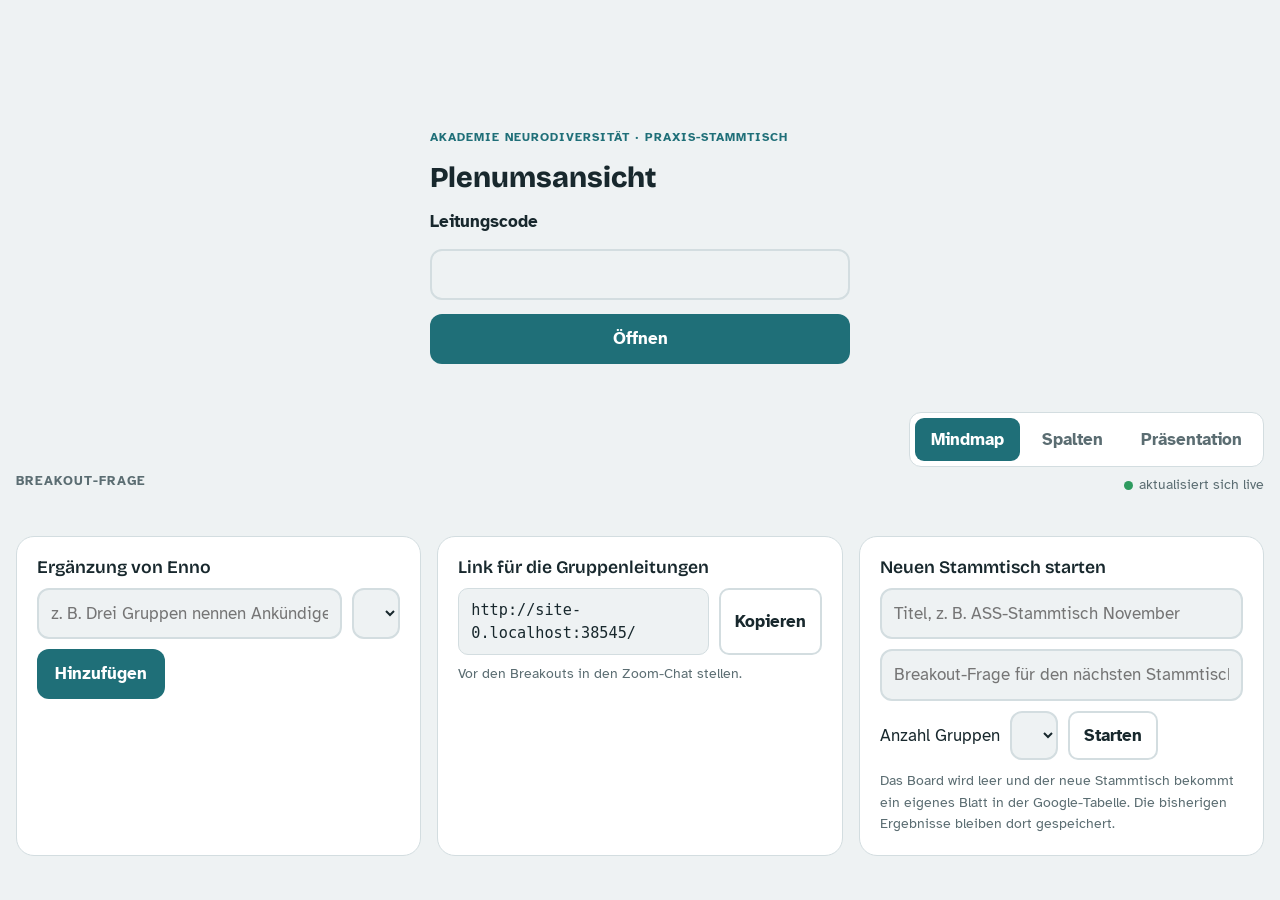
<file: plenum.html>
<!doctype html>
<html lang="de">
<head>
<meta charset="utf-8">
<meta name="viewport" content="width=device-width,initial-scale=1,viewport-fit=cover">
<meta name="robots" content="noindex">
<title>Stammtisch – Plenum</title>
<link rel="stylesheet" href="https://fonts.googleapis.com/css2?family=Atkinson+Hyperlegible:wght@400;700&family=Bricolage+Grotesque:opsz,wght@12..96,600;12..96,800&display=swap">
<link rel="stylesheet" href="style.css">
<style>
main{max-width:1400px;margin:0 auto;display:flex;flex-direction:column;gap:20px}
.top{display:flex;flex-wrap:wrap;justify-content:space-between;align-items:flex-end;gap:14px}
.top h1{font-size:clamp(1.5rem,3vw,2.3rem);font-weight:800;max-width:30ch}
.top small{display:block;color:var(--muted);font-size:.8rem;letter-spacing:.08em;text-transform:uppercase;font-weight:700;margin-bottom:4px}
.tabs{display:flex;flex-wrap:wrap;gap:6px;background:var(--surface);padding:5px;border-radius:12px;border:1px solid var(--line)}
.tab{border:0;background:none;color:var(--muted);font-weight:700;padding:9px 16px;border-radius:9px}
.tab[aria-selected="true"]{background:var(--accent);color:var(--accent-ink)}
.live{font-size:.85rem;color:var(--muted);display:flex;align-items:center;gap:6px}
.dot{width:9px;height:9px;border-radius:50%;background:#2e9b5f}
.dot.off{background:var(--danger)}
.card{background:var(--surface);border:1px solid var(--line);border-radius:18px;padding:20px;min-width:0}

.cols{display:grid;grid-template-columns:repeat(auto-fit,minmax(220px,1fr));gap:14px}
.col{border-radius:14px;padding:14px;display:flex;flex-direction:column;gap:10px;color:var(--note-ink);min-width:0}
.col.enno{color:var(--ge-ink)}
.col h3{font-weight:800;font-size:1.2rem}
.note{background:color-mix(in srgb,var(--surface) 72%,transparent);color:var(--note-ink);border-radius:10px;padding:10px 36px 10px 12px;font-size:1.1rem;white-space:pre-wrap;overflow-wrap:anywhere;position:relative}
.note .by{display:block;font-size:.75rem;font-weight:700;letter-spacing:.05em;text-transform:uppercase;opacity:.75;margin-bottom:2px}
.del{position:absolute;top:6px;right:6px;width:26px;height:26px;border-radius:6px;border:0;background:transparent;color:inherit;opacity:.5;font-size:1.05rem;line-height:1}
.del:hover{opacity:1;background:color-mix(in srgb,var(--ink) 12%,transparent)}
.del.sure{opacity:1;background:var(--danger);color:#fff;width:auto;padding:0 8px;font-size:.8rem;font-weight:700}
.empty{opacity:.7;font-style:italic}

.mm{overflow-x:auto;border-radius:14px;background:var(--bg)}
.mm svg{display:block;min-width:760px;width:100%;height:auto}

.pres{border-radius:18px;padding:clamp(20px,4vw,48px);min-height:52vh;display:flex;flex-direction:column;gap:18px;color:var(--note-ink)}
.pres.enno{color:var(--ge-ink)}
.pres h3{font-weight:800;font-size:clamp(1.8rem,4vw,3rem)}
.pres ul{margin:0;padding-left:1.2em;display:flex;flex-direction:column;gap:12px;font-size:clamp(1.2rem,2.4vw,1.7rem);line-height:1.35}
.pnav{display:flex;justify-content:space-between;align-items:center;gap:10px;margin-top:14px}
.pnav span{color:var(--muted);font-variant-numeric:tabular-nums}

.werkzeuge{display:grid;grid-template-columns:repeat(auto-fit,minmax(300px,1fr));gap:16px}
.werkzeuge h2{font-size:1.1rem;font-weight:600;margin-bottom:10px}
.row{display:flex;flex-wrap:wrap;gap:10px}
.row input[type=text]{flex:1 1 220px;min-width:0}
.link{font-family:ui-monospace,Menlo,monospace;font-size:.95rem;background:var(--bg);border:1px solid var(--line);border-radius:10px;padding:10px 12px;overflow-wrap:anywhere;user-select:all;flex:1 1 220px;min-width:0}
#login{max-width:420px;margin:12vh auto 0;display:flex;flex-direction:column;gap:14px}
</style>
</head>
<body>

<section id="login" hidden>
  <div class="brand">Akademie Neurodiversität · Praxis-Stammtisch</div>
  <h1 style="font-size:1.8rem;font-weight:800">Plenumsansicht</h1>
  <label for="code" style="font-weight:700">Leitungscode</label>
  <input id="code" type="password" autocomplete="current-password">
  <button class="btn" id="anmelden" type="button">Öffnen</button>
  <p id="loginFehler" class="fehler" aria-live="polite"></p>
</section>

<main id="app" hidden>
  <div class="top">
    <div>
      <small id="titel">Breakout-Frage</small>
      <h1 id="frage"></h1>
    </div>
    <div style="display:flex;flex-direction:column;gap:8px;align-items:flex-end">
      <div class="tabs" role="tablist">
        <button class="tab" role="tab" data-v="mindmap" aria-selected="true">Mindmap</button>
        <button class="tab" role="tab" data-v="spalten" aria-selected="false">Spalten</button>
        <button class="tab" role="tab" data-v="praesentation" aria-selected="false">Präsentation</button>
      </div>
      <span class="live"><span class="dot" id="dot"></span><span id="liveText">aktualisiert sich live</span></span>
    </div>
  </div>

  <div id="view"></div>

  <div class="werkzeuge">
    <div class="card">
      <h2>Ergänzung von Enno</h2>
      <div class="row">
        <input id="ennoText" type="text" maxlength="500" placeholder="z. B. Drei Gruppen nennen Ankündigen">
        <select id="ennoZiel" aria-label="Wo soll die Ergänzung erscheinen?"></select>
        <button class="btn" id="ennoAdd" type="button">Hinzufügen</button>
      </div>
      <p class="fehler" id="ennoFehler" aria-live="polite"></p>
    </div>

    <div class="card">
      <h2>Link für die Gruppenleitungen</h2>
      <div class="row">
        <div class="link" id="handyLink"></div>
        <button class="ghost" id="kopieren" type="button">Kopieren</button>
      </div>
      <p class="muted" style="margin:8px 0 0;font-size:.9rem">Vor den Breakouts in den Zoom-Chat stellen.</p>
    </div>

    <div class="card">
      <h2>Neuen Stammtisch starten</h2>
      <div style="display:flex;flex-direction:column;gap:10px">
        <input id="neuTitel" type="text" maxlength="60" placeholder="Titel, z. B. ASS-Stammtisch November" aria-label="Titel des Stammtischs">
        <input id="neuFrage" type="text" maxlength="200" placeholder="Breakout-Frage für den nächsten Stammtisch" aria-label="Breakout-Frage">
        <div class="row" style="align-items:center">
          <label for="neuGruppen">Anzahl Gruppen</label>
          <select id="neuGruppen"></select>
          <button class="ghost" id="neuStart" type="button">Starten</button>
          <button class="btn" id="neuSicher" type="button" hidden>Ja, neu starten</button>
        </div>
        <p class="muted" id="neuHinweis" style="margin:0;font-size:.9rem">Das Board wird leer und der neue Stammtisch bekommt ein eigenes Blatt in der Google-Tabelle. Die bisherigen Ergebnisse bleiben dort gespeichert.</p>
      </div>
    </div>
  </div>
</main>

<script src="config.js"></script>
<script src="app.js"></script>
<script>
const $ = id => document.getElementById(id);
const esc = s => String(s).replace(/[&<>"]/g, c => ({ "&": "&amp;", "<": "&lt;", ">": "&gt;", '"': "&quot;" }[c]));
let code = "", stand = null, letzterStand = "", ansicht = "mindmap", folie = 0, timer = null;

/* ---------- Anmelden ---------- */
try { code = localStorage.getItem("stammtischCode") || ""; } catch (e) {}
async function anmelden(c) {
  $("loginFehler").textContent = "";
  try {
    const r = await Board.senden({ aktion: "pruefen", code: c });
    if (!r.ok) { $("loginFehler").textContent = "Der Leitungscode stimmt nicht."; $("login").hidden = false; return; }
    code = c; try { localStorage.setItem("stammtischCode", c); } catch (e) {}
    $("login").hidden = true; $("app").hidden = false;
    aktualisieren(); timer = setInterval(aktualisieren, 4000);
  } catch (e) {
    $("login").hidden = false; $("loginFehler").textContent = e.message;
  }
}
$("anmelden").onclick = () => anmelden($("code").value.trim());
$("code").addEventListener("keydown", e => { if (e.key === "Enter") $("anmelden").click(); });
if (code) anmelden(code); else $("login").hidden = false;

/* ---------- Laden ---------- */
async function aktualisieren() {
  try {
    const s = await Board.laden();
    $("dot").classList.remove("off"); $("liveText").textContent = "aktualisiert sich live";
    const key = JSON.stringify(s);
    if (key === letzterStand) return;
    const neuerTermin = stand && stand.stammtisch !== s.stammtisch;
    letzterStand = key; stand = s;
    if (neuerTermin) folie = 0;
    kopf(); zeichnen();
  } catch (e) {
    $("dot").classList.add("off"); $("liveText").textContent = "Verbindung unterbrochen – versucht es weiter …";
  }
}

function kopf() {
  $("frage").textContent = stand.frage;
  $("titel").textContent = (stand.titel ? stand.titel + " · " : "") + "Breakout-Frage";
  const ziel = $("ennoZiel"), alt = ziel.value;
  ziel.innerHTML = '<option value="0">als eigener Ast „Enno“</option>';
  for (let g = 1; g <= stand.gruppen; g++) ziel.innerHTML += '<option value="' + g + '">bei Gruppe ' + g + "</option>";
  if (alt && [...ziel.options].some(o => o.value === alt)) ziel.value = alt;
  const sel = $("neuGruppen");
  if (!sel.options.length) for (let g = 2; g <= 8; g++) sel.innerHTML += "<option>" + g + "</option>";
  if (document.activeElement !== sel) sel.value = String(stand.gruppen);
}

const handyUrl = location.origin + location.pathname.replace(/plenum(\.html)?\/?$/, "");
$("handyLink").textContent = handyUrl;
$("kopieren").onclick = async () => {
  try { await navigator.clipboard.writeText(handyUrl); $("kopieren").textContent = "Kopiert ✓"; }
  catch (e) { const r = document.createRange(); r.selectNodeContents($("handyLink")); const s = getSelection(); s.removeAllRanges(); s.addRange(r); $("kopieren").textContent = "Markiert – Strg+C"; }
  setTimeout(() => $("kopieren").textContent = "Kopieren", 2500);
};

/* ---------- Aktionen ---------- */
async function aktion(daten, fehlerFeld) {
  try {
    const r = await Board.senden(Object.assign({ code }, daten));
    if (!r.ok) throw new Error(r.fehler || "Das hat nicht geklappt.");
    if (fehlerFeld) $(fehlerFeld).textContent = "";
    await aktualisieren(); return true;
  } catch (e) {
    if (fehlerFeld) $(fehlerFeld).textContent = e.message; else alert(e.message);
    return false;
  }
}
$("ennoAdd").onclick = async () => {
  const text = $("ennoText").value.trim(); if (!text) return;
  $("ennoAdd").disabled = true;
  if (await aktion({ aktion: "enno", gruppe: Number($("ennoZiel").value), text }, "ennoFehler")) $("ennoText").value = "";
  $("ennoAdd").disabled = false;
};
$("ennoText").addEventListener("keydown", e => { if (e.key === "Enter") $("ennoAdd").click(); });

$("neuStart").onclick = () => {
  if (!$("neuFrage").value.trim()) { $("neuHinweis").textContent = "Bitte zuerst die neue Breakout-Frage eintragen."; return; }
  $("neuSicher").hidden = false; $("neuHinweis").textContent = "Wirklich neu starten? Das Board wird leer, die bisherigen Ergebnisse bleiben in ihrem Blatt.";
};
$("neuSicher").onclick = async () => {
  $("neuSicher").disabled = true;
  if (await aktion({ aktion: "neu", titel: $("neuTitel").value.trim(), frage: $("neuFrage").value.trim(), gruppen: Number($("neuGruppen").value) }, "neuHinweis")) {
    $("neuFrage").value = ""; $("neuTitel").value = ""; $("neuHinweis").textContent = "Neuer Stammtisch läuft – das Board ist leer.";
  }
  $("neuSicher").hidden = true; $("neuSicher").disabled = false;
};

document.querySelectorAll(".tab").forEach(t => t.onclick = () => {
  ansicht = t.dataset.v;
  document.querySelectorAll(".tab").forEach(x => x.setAttribute("aria-selected", x === t));
  zeichnen();
});

/* ---------- Darstellung ---------- */
function aeste() {
  const a = []; for (let g = 1; g <= stand.gruppen; g++) a.push(g);
  if (stand.eintraege.some(e => e.gruppe === 0)) a.push(0);
  return a;
}
const vonGruppe = g => stand.eintraege.filter(e => e.gruppe === g);
const ergaenzung = e => e.von === "Enno" && e.gruppe !== 0;

function zeichnen() {
  if (!stand) return;
  const v = $("view");
  if (ansicht === "spalten") {
    v.innerHTML = '<div class="cols" id="cols"></div>';
    aeste().forEach(g => {
      const col = document.createElement("div");
      col.className = "col" + (g === 0 ? " enno" : ""); col.style.background = Board.farbe(g);
      col.innerHTML = "<h3>" + Board.name(g) + "</h3>";
      const liste = vonGruppe(g);
      if (!liste.length) col.innerHTML += '<div class="empty">Noch keine Ergebnisse</div>';
      liste.forEach(e => {
        const d = document.createElement("div"); d.className = "note";
        d.innerHTML = (ergaenzung(e) ? '<span class="by">Ergänzung Enno</span>' : "") + esc(e.text);
        const x = document.createElement("button"); x.className = "del"; x.type = "button"; x.textContent = "×"; x.setAttribute("aria-label", "Eintrag löschen");
        x.onclick = () => {
          if (!x.classList.contains("sure")) { x.classList.add("sure"); x.textContent = "Löschen?"; setTimeout(() => { x.classList.remove("sure"); x.textContent = "×"; }, 3000); return; }
          aktion({ aktion: "loeschen", id: e.id });
        };
        d.appendChild(x); col.appendChild(d);
      });
      $("cols").appendChild(col);
    });
  } else if (ansicht === "praesentation") {
    const a = aeste(); if (folie >= a.length) folie = 0;
    const g = a[folie], liste = vonGruppe(g);
    v.innerHTML = '<div class="pres' + (g === 0 ? " enno" : "") + '" style="background:' + Board.farbe(g) + '"><h3>' + Board.name(g) + "</h3>" +
      (liste.length ? "<ul>" + liste.map(e => "<li>" + (ergaenzung(e) ? "<em>Enno ergänzt:</em> " : "") + esc(e.text) + "</li>").join("") + "</ul>" : '<div class="empty">Noch keine Ergebnisse</div>') +
      '</div><div class="pnav"><button class="ghost" type="button" id="zurueck">← Zurück</button><span>' + (folie + 1) + " / " + a.length + '</span><button class="ghost" type="button" id="weiter">Weiter →</button></div>';
    $("zurueck").onclick = () => { folie = (folie - 1 + a.length) % a.length; zeichnen(); };
    $("weiter").onclick = () => { folie = (folie + 1) % a.length; zeichnen(); };
  } else {
    v.innerHTML = '<div class="mm">' + mindmap() + "</div>";
  }
}

document.addEventListener("keydown", e => {
  if (ansicht !== "praesentation" || /INPUT|TEXTAREA|SELECT/.test(document.activeElement.tagName)) return;
  if (e.key === "ArrowRight") $("weiter") && $("weiter").click();
  if (e.key === "ArrowLeft") $("zurueck") && $("zurueck").click();
});

function umbrechen(t, max, zeilen) {
  const w = t.split(/\s+/), out = []; let cur = "";
  for (const x of w) { if ((cur + " " + x).trim().length > max) { if (cur) out.push(cur); cur = x; } else cur = (cur + " " + x).trim(); }
  if (cur) out.push(cur);
  if (out.length > zeilen) { out.length = zeilen; out[zeilen - 1] = out[zeilen - 1].replace(/.{0,2}$/, "") + "…"; }
  return out;
}

function mindmap() {
  const W = 1100, a = aeste(), links = [], rechts = [];
  a.forEach((g, i) => (i % 2 ? rechts : links).push(g));
  const LH = 21, PAD = 12, GAP = 10, BG = 26;
  const stapel = seite => seite.map(g => {
    const blaetter = vonGruppe(g).map(e => { const z = umbrechen(e.text, 30, 3); return { e, z, h: z.length * LH + PAD * 2 }; });
    const h = Math.max(56, blaetter.reduce((s, l) => s + l.h, 0) + GAP * Math.max(0, blaetter.length - 1));
    return { g, blaetter, h };
  });
  const L = stapel(links), R = stapel(rechts);
  const hoehe = s => s.reduce((x, y) => x + y.h, 0) + BG * Math.max(0, s.length - 1);
  const H = Math.max(hoehe(L), hoehe(R), 240) + 80, cx = W / 2, cy = H / 2;
  let formen = "", linien = "";
  const fz = umbrechen(stand.frage, 22, 5), fh = fz.length * 24 + 36;
  function platziere(seite, istLinks) {
    let y = (H - hoehe(seite)) / 2;
    seite.forEach(s => {
      const by = y + s.h / 2, bx = istLinks ? 380 : 720, kante = istLinks ? bx - 70 : bx + 70, farbe = Board.farbe(s.g);
      linien += '<path d="M' + cx + "," + cy + " C" + (cx + (bx - cx) * .5) + "," + cy + " " + (cx + (bx - cx) * .5) + "," + by + " " + bx + "," + by + '" style="fill:none;stroke:var(--line);stroke-width:3"/>';
      formen += '<rect x="' + (bx - 70) + '" y="' + (by - 22) + '" width="140" height="44" rx="22" style="fill:' + farbe + '"/><text x="' + bx + '" y="' + (by + 6) + '" text-anchor="middle" style="font:800 17px var(--display);fill:' + (s.g === 0 ? "var(--ge-ink)" : "var(--note-ink)") + '">' + Board.name(s.g) + "</text>";
      if (!s.blaetter.length) formen += '<text x="' + (istLinks ? bx - 90 : bx + 90) + '" y="' + (by + 5) + '" text-anchor="' + (istLinks ? "end" : "start") + '" style="font:italic 15px var(--body);fill:var(--muted)">noch leer</text>';
      let ly = y;
      s.blaetter.forEach(l => {
        const lx = istLinks ? 40 : 830, lw = 230, my = ly + l.h / 2, ax = istLinks ? lx + lw : lx, mx = kante + (ax - kante) * .5;
        linien += '<path d="M' + kante + "," + by + " C" + mx + "," + by + " " + mx + "," + my + " " + ax + "," + my + '" style="fill:none;stroke:' + farbe + ';stroke-width:2.5"/>';
        formen += '<rect x="' + lx + '" y="' + ly + '" width="' + lw + '" height="' + l.h + '" rx="10" style="fill:var(--surface);stroke:' + (ergaenzung(l.e) ? "var(--ge)" : farbe) + ';stroke-width:' + (ergaenzung(l.e) ? 2.5 : 2) + '"/>';
        l.z.forEach((t, i) => { formen += '<text x="' + (lx + 12) + '" y="' + (ly + PAD + 16 + i * LH) + '" style="font:15px var(--body);fill:var(--ink)">' + esc(t) + "</text>"; });
        ly += l.h + GAP;
      });
      y += s.h + BG;
    });
  }
  platziere(L, true); platziere(R, false);
  const mitte = '<rect x="' + (cx - 110) + '" y="' + (cy - fh / 2) + '" width="220" height="' + fh + '" rx="18" style="fill:var(--accent)"/>' +
    fz.map((t, i) => '<text x="' + cx + '" y="' + (cy - fh / 2 + 30 + i * 24) + '" text-anchor="middle" style="font:800 17px var(--display);fill:var(--accent-ink)">' + esc(t) + "</text>").join("");
  return '<svg viewBox="0 0 ' + W + " " + H + '" role="img" aria-label="Mindmap der Ergebnisse">' + linien + formen + mitte + "</svg>";
}
</script>
</body>
</html>
</file>
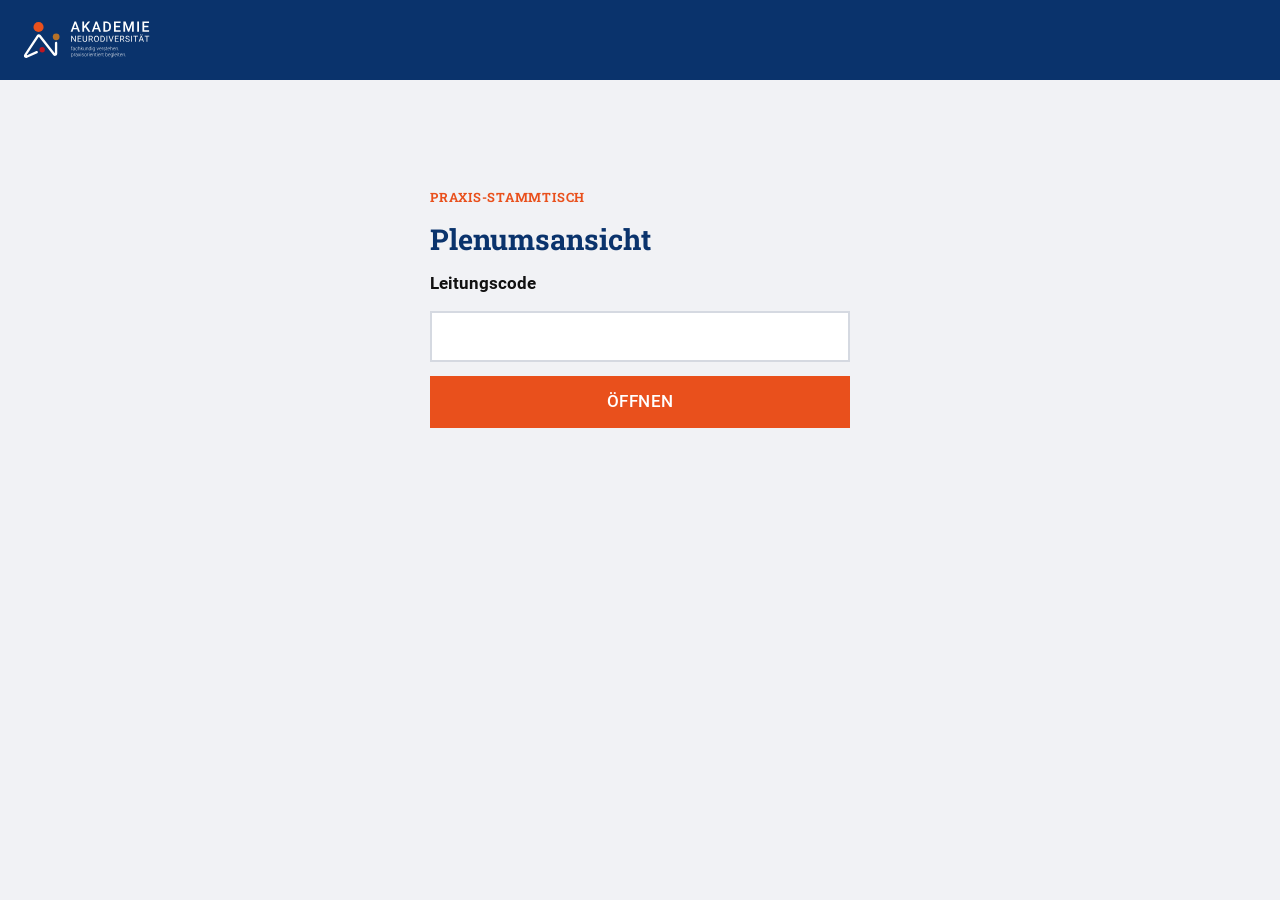
<file: seite/plenum.html>
<!doctype html>
<html lang="de">
<head>
<meta charset="utf-8">
<meta name="viewport" content="width=device-width,initial-scale=1,viewport-fit=cover">
<meta name="robots" content="noindex">
<title>Stammtisch – Plenum</title>
<link rel="stylesheet" href="style.css">
<style>
main{max-width:1400px;margin:0 auto;display:flex;flex-direction:column;gap:20px}
.top{display:flex;flex-wrap:wrap;justify-content:space-between;align-items:flex-end;gap:14px}
.top>div:first-child{flex:1 1 600px;min-width:0}
.top h1{font-size:clamp(1.4rem,2.3vw,2.1rem);font-weight:700}
.top small{display:block;color:var(--muted);font-size:.8rem;letter-spacing:.08em;text-transform:uppercase;font-weight:700;margin-bottom:4px}
.tabs{display:flex;flex-wrap:wrap;gap:6px;background:var(--surface);padding:5px;border-radius:0;border:1px solid var(--line)}
.tab{border:0;background:none;color:var(--muted);font-weight:700;padding:9px 16px;border-radius:0}
.tab[aria-selected="true"]{background:var(--accent);color:var(--accent-ink)}
.live{font-size:.85rem;color:var(--muted);display:flex;align-items:center;gap:6px}
.dot{width:9px;height:9px;border-radius:50%;background:#2e9b5f}
.dot.off{background:var(--danger)}
.card{background:var(--surface);border:1px solid var(--line);border-radius:0;padding:20px;min-width:0}

.cols{display:grid;grid-template-columns:repeat(auto-fit,minmax(220px,1fr));gap:14px}
.col{border-radius:0;padding:14px;display:flex;flex-direction:column;gap:10px;color:var(--note-ink);min-width:0}
.col h3{font-weight:700;font-size:1.2rem}
.note{background:color-mix(in srgb,var(--surface) 72%,transparent);color:var(--note-ink);border-radius:0;padding:10px 36px 10px 12px;font-size:1.1rem;white-space:pre-wrap;overflow-wrap:anywhere;position:relative}
.note .by{display:block;font-size:.75rem;font-weight:700;letter-spacing:.05em;text-transform:uppercase;opacity:.75;margin-bottom:2px}
.del{position:absolute;top:6px;right:6px;width:26px;height:26px;border-radius:0;border:0;background:transparent;color:inherit;opacity:.5;font-size:1.05rem;line-height:1}
.del:hover{opacity:1;background:color-mix(in srgb,var(--ink) 12%,transparent)}
.del.sure{opacity:1;background:var(--danger);color:#fff;width:auto;padding:0 8px;font-size:.8rem;font-weight:700}
.empty{opacity:.7;font-style:italic}

.cl{display:grid;grid-template-columns:repeat(auto-fit,minmax(260px,1fr));gap:16px;align-items:start}
.clc{border-radius:0;padding:16px;display:flex;flex-direction:column;gap:10px;color:var(--note-ink)}
.clc h3{font-weight:700;font-size:clamp(1.3rem,2vw,1.7rem);display:flex;justify-content:space-between;gap:10px;align-items:baseline}
.clc h3 span{font:700 .95rem var(--body);opacity:.7}
.clc .bsp{margin:-6px 0 4px;font-size:.9rem;opacity:.75}
.chips{display:flex;flex-wrap:wrap;gap:8px}
.chip{background:color-mix(in srgb,var(--surface) 80%,transparent);border-radius:0;padding:7px 11px;font-size:1.08rem;line-height:1.3;overflow-wrap:anywhere;max-width:100%}
.chip small{display:block;font-size:.7rem;font-weight:700;letter-spacing:.05em;text-transform:uppercase;opacity:.6}
.mm{overflow-x:auto;border-radius:0;background:var(--bg)}
.mm svg{display:block;min-width:760px;width:100%;height:auto}

.pres{border-radius:0;padding:clamp(20px,4vw,48px);min-height:52vh;display:flex;flex-direction:column;gap:18px;color:var(--note-ink)}
.pres h3{font-weight:700;font-size:clamp(1.8rem,4vw,3rem)}
.pres ul{margin:0;padding-left:1.2em;display:flex;flex-direction:column;gap:12px;font-size:clamp(1.2rem,2.4vw,1.7rem);line-height:1.35}
.pnav{display:flex;justify-content:space-between;align-items:center;gap:10px;margin-top:14px}
.pnav span{color:var(--muted);font-variant-numeric:tabular-nums}

.row{display:flex;flex-wrap:wrap;gap:10px}
.row input[type=text]{flex:1 1 220px;min-width:0}
.link{font-family:ui-monospace,Menlo,monospace;font-size:.95rem;background:var(--bg);border:1px solid var(--line);border-radius:0;padding:10px 12px;overflow-wrap:anywhere;user-select:all;flex:1 1 220px;min-width:0}
#login{max-width:420px;margin:12vh auto 0;display:flex;flex-direction:column;gap:14px}
</style>
</head>
<body>
<div class="kopfleiste"><img src="bilder/logo-weiss.svg" alt="Akademie Neurodiversität" width="300" height="52"></div>

<section id="login" hidden>
  <div class="brand">Praxis-Stammtisch</div>
  <h1 style="font-size:1.8rem;font-weight:700">Plenumsansicht</h1>
  <label for="code" style="font-weight:700">Leitungscode</label>
  <input id="code" type="password" autocomplete="current-password">
  <button class="btn" id="anmelden" type="button">Öffnen</button>
  <p id="loginFehler" class="fehler" aria-live="polite"></p>
</section>

<main id="app" hidden>
  <div class="top">
    <div>
      <small id="titel">Breakout-Frage</small>
      <h1 id="frage"></h1>
    </div>
    <div style="display:flex;flex-direction:column;gap:8px;align-items:flex-end">
      <div class="tabs" role="tablist">
        <button class="tab" role="tab" data-v="cluster" aria-selected="false" hidden>Cluster</button>
        <button class="tab" role="tab" data-v="mindmap" aria-selected="true">Mindmap</button>
        <button class="tab" role="tab" data-v="spalten" aria-selected="false">Spalten</button>
        <button class="tab" role="tab" data-v="praesentation" aria-selected="false">Präsentation</button>
      </div>
      <span class="live"><span class="dot" id="dot"></span><span id="liveText">aktualisiert sich live</span></span>
    </div>
  </div>

  <div id="view"></div>
</main>


<script src="config.js"></script>
<script src="app.js"></script>
<script>
const $ = id => document.getElementById(id);
const esc = s => String(s).replace(/[&<>"]/g, c => ({ "&": "&amp;", "<": "&lt;", ">": "&gt;", '"': "&quot;" }[c]));
let code = "", stand = null, letzterStand = "", ansicht = "mindmap", folie = 0, timer = null;

/* ---------- Anmelden ---------- */
try { code = localStorage.getItem("stammtischCode") || ""; } catch (e) {}
async function anmelden(c) {
  $("loginFehler").textContent = "";
  try {
    const r = await Board.senden({ aktion: "pruefen", code: c });
    if (!r.ok) { $("loginFehler").textContent = "Der Leitungscode stimmt nicht."; $("login").hidden = false; return; }
    code = c; try { localStorage.setItem("stammtischCode", c); } catch (e) {}
    $("login").hidden = true; $("app").hidden = false;
    aktualisieren(); timer = setInterval(aktualisieren, 4000);
  } catch (e) {
    $("login").hidden = false; $("loginFehler").textContent = e.message;
  }
}
$("anmelden").onclick = () => anmelden($("code").value.trim());
$("code").addEventListener("keydown", e => { if (e.key === "Enter") $("anmelden").click(); });
if (code) anmelden(code); else $("login").hidden = false;

/* ---------- Laden ---------- */
async function aktualisieren() {
  try {
    const s = await Board.laden();
    $("dot").classList.remove("off"); $("liveText").textContent = "aktualisiert sich live";
    const key = JSON.stringify(s);
    if (key === letzterStand) return;
    const neuerTermin = stand && stand.stammtisch !== s.stammtisch;
    letzterStand = key; stand = s;
    if (neuerTermin) folie = 0;
    kopf(); zeichnen();
  } catch (e) {
    $("dot").classList.add("off"); $("liveText").textContent = "Verbindung unterbrochen – versucht es weiter …";
  }
}

let clusterGesetzt = "";
function kopf() {
  const hat = Board.cluster(stand.stammtisch).length > 0, tab = document.querySelector('.tab[data-v="cluster"]');
  tab.hidden = !hat;
  // Mit Clustern gibt es nur die Cluster-Ansicht
  document.querySelector(".tabs").hidden = hat;
  if (clusterGesetzt !== stand.stammtisch) {
    clusterGesetzt = stand.stammtisch;
    ansicht = hat ? "cluster" : (ansicht === "cluster" ? "mindmap" : ansicht);
    document.querySelectorAll(".tab").forEach(x => x.setAttribute("aria-selected", x.dataset.v === ansicht));
  }
  $("frage").textContent = stand.frage;
  $("titel").textContent = (stand.titel ? stand.titel + " · " : "") + "Breakout-Frage";
}


/* ---------- Aktionen ---------- */
async function aktion(daten, fehlerFeld) {
  try {
    const r = await Board.senden(Object.assign({ code }, daten));
    if (!r.ok) throw new Error(r.fehler || "Das hat nicht geklappt.");
    if (fehlerFeld) $(fehlerFeld).textContent = "";
    await aktualisieren(); return true;
  } catch (e) {
    if (fehlerFeld) $(fehlerFeld).textContent = e.message; else alert(e.message);
    return false;
  }
}


document.querySelectorAll(".tab").forEach(t => t.onclick = () => {
  ansicht = t.dataset.v;
  document.querySelectorAll(".tab").forEach(x => x.setAttribute("aria-selected", x === t));
  zeichnen();
});

/* ---------- Darstellung ---------- */
// Gruppen = Vornamen der Gruppenleitungen, in der Reihenfolge des ersten Eintrags
function aeste() {
  const a = [], idx = {};
  stand.eintraege.forEach(e => {
    const z = Board.zerlegen(e);
    if (!(z.schluessel in idx)) { idx[z.schluessel] = a.length; a.push({ schluessel: z.schluessel, name: z.name, farbe: Board.farbe(a.length), eintraege: [] }); }
    a[idx[z.schluessel]].eintraege.push({ id: e.id, text: z.text, cluster: z.cluster });
  });
  return a;
}
// Cluster (Formen) aus config.js; Einträge ohne Cluster landen in „Ohne Zuordnung“
function clusterAeste() {
  const def = Board.cluster(stand.stammtisch);
  if (!def.length) return [];
  const a = def.map((c, i) => ({ name: c.name, beispiel: c.beispiel, farbe: Board.farbe(i), eintraege: [] }));
  const rest = { name: "Ohne Zuordnung", beispiel: "", farbe: "var(--line)", eintraege: [] };
  stand.eintraege.forEach(e => {
    const z = Board.zerlegen(e), ziel = a.find(c => c.name === z.cluster) || rest;
    ziel.eintraege.push({ id: e.id, text: z.text, von: z.name });
  });
  if (rest.eintraege.length) a.push(rest);
  return a;
}
const leer = '<div class="card empty" style="text-align:center;padding:40px">Noch keine Ergebnisse. Sobald eine Gruppe etwas abschickt, erscheint es hier.</div>';

function zeichnen() {
  if (!stand) return;
  const v = $("view"), a = aeste(), c = clusterAeste();
  if (ansicht === "cluster" && c.length) {
    v.innerHTML = '<div class="cl">' + c.map(k => '<div class="clc" style="background:' + k.farbe + '"><h3>' + esc(k.name) + "<span>" + k.eintraege.length + "</span></h3>" +
      (k.beispiel ? '<p class="bsp">' + esc(k.beispiel) + "</p>" : "") + '<div class="chips">' +
      (k.eintraege.length ? k.eintraege.map(e => '<div class="chip"><small>' + esc(e.von) + "</small>" + esc(e.text) + "</div>").join("") : '<div class="empty">noch leer</div>') +
      "</div></div>").join("") + "</div>";
  } else if (ansicht === "spalten") {
    if (!a.length) { v.innerHTML = leer; return; }
    v.innerHTML = '<div class="cols" id="cols"></div>';
    a.forEach(g => {
      const col = document.createElement("div");
      col.className = "col"; col.style.background = g.farbe;
      col.innerHTML = "<h3>" + esc(g.name) + "</h3>";
      g.eintraege.forEach(e => {
        const d = document.createElement("div"); d.className = "note";
        if (e.cluster) { const t = document.createElement("span"); t.className = "by"; t.textContent = e.cluster; d.appendChild(t); }
        d.appendChild(document.createTextNode(e.text));
        const x = document.createElement("button"); x.className = "del"; x.type = "button"; x.textContent = "×"; x.setAttribute("aria-label", "Eintrag löschen");
        x.onclick = () => {
          if (!x.classList.contains("sure")) { x.classList.add("sure"); x.textContent = "Löschen?"; setTimeout(() => { x.classList.remove("sure"); x.textContent = "×"; }, 3000); return; }
          aktion({ aktion: "loeschen", id: e.id });
        };
        d.appendChild(x); col.appendChild(d);
      });
      $("cols").appendChild(col);
    });
  } else if (ansicht === "praesentation") {
    const p = c.length ? c : a;
    if (!p.length || !stand.eintraege.length) { v.innerHTML = leer; return; }
    if (folie >= p.length) folie = 0;
    const g = p[folie], n = p.length;
    v.innerHTML = '<div class="pres" style="background:' + g.farbe + '"><h3>' + esc(g.name) + "</h3>" + (g.eintraege.length ? "<ul>" + g.eintraege.map(e => "<li>" + esc(e.text) + (e.von ? ' <small style="opacity:.6;font-size:.6em">' + esc(e.von) + "</small>" : "") + "</li>").join("") + "</ul>" : '<div class="empty">noch leer</div>') +
      '</div><div class="pnav"><button class="ghost" type="button" id="zurueck">← Zurück</button><span>' + (folie + 1) + " / " + n + '</span><button class="ghost" type="button" id="weiter">Weiter →</button></div>';
    $("zurueck").onclick = () => { folie = (folie - 1 + n) % n; zeichnen(); };
    $("weiter").onclick = () => { folie = (folie + 1) % n; zeichnen(); };
  } else {
    v.innerHTML = '<div class="mm">' + mindmap(a) + "</div>";
  }
}

document.addEventListener("keydown", e => {
  if (ansicht !== "praesentation" || /INPUT|TEXTAREA|SELECT/.test(document.activeElement.tagName)) return;
  if (e.key === "ArrowRight") $("weiter") && $("weiter").click();
  if (e.key === "ArrowLeft") $("zurueck") && $("zurueck").click();
});

function umbrechen(t, max, zeilen) {
  const w = t.split(/\s+/), out = []; let cur = "";
  for (const x of w) { if ((cur + " " + x).trim().length > max) { if (cur) out.push(cur); cur = x; } else cur = (cur + " " + x).trim(); }
  if (cur) out.push(cur);
  if (out.length > zeilen) { out.length = zeilen; out[zeilen - 1] = out[zeilen - 1].replace(/.{0,2}$/, "") + "…"; }
  return out;
}

function mindmap(a) {
  const W = 1100, links = [], rechts = [];
  a.forEach((g, i) => (i % 2 ? rechts : links).push(g));
  const LH = 21, PAD = 12, GAP = 10, BG = 26;
  const stapel = seite => seite.map(g => {
    const blaetter = g.eintraege.map(e => { const z = umbrechen(e.text, 30, 3); return { z, h: z.length * LH + PAD * 2 }; });
    const h = Math.max(56, blaetter.reduce((s, l) => s + l.h, 0) + GAP * Math.max(0, blaetter.length - 1));
    return { g, blaetter, h };
  });
  const L = stapel(links), R = stapel(rechts);
  const hoehe = s => s.reduce((x, y) => x + y.h, 0) + BG * Math.max(0, s.length - 1);
  const H = Math.max(hoehe(L), hoehe(R), 240) + 80, cx = W / 2, cy = H / 2;
  let formen = "", linien = "";
  const fz = umbrechen(stand.frage, 22, 9), fh = fz.length * 24 + 36;
  function platziere(seite, istLinks) {
    let y = (H - hoehe(seite)) / 2;
    seite.forEach(s => {
      const pw = Math.min(190, Math.max(140, s.g.name.length * 10 + 30)), by = y + s.h / 2, bx = istLinks ? 380 : 720, kante = istLinks ? bx - pw / 2 : bx + pw / 2;
      linien += '<path d="M' + cx + "," + cy + " C" + (cx + (bx - cx) * .5) + "," + cy + " " + (cx + (bx - cx) * .5) + "," + by + " " + bx + "," + by + '" style="fill:none;stroke:var(--line);stroke-width:3"/>';
      formen += '<rect x="' + (bx - pw / 2) + '" y="' + (by - 22) + '" width="' + pw + '" height="44" rx="0" style="fill:' + s.g.farbe + '"/><text x="' + bx + '" y="' + (by + 6) + '" text-anchor="middle" style="font:700 17px var(--display);fill:var(--navy)">' + esc(umbrechen(s.g.name, 18, 1)[0]) + "</text>";
      let ly = y;
      s.blaetter.forEach(l => {
        const lx = istLinks ? 40 : 830, lw = 230, my = ly + l.h / 2, ax = istLinks ? lx + lw : lx, mx = kante + (ax - kante) * .5;
        linien += '<path d="M' + kante + "," + by + " C" + mx + "," + by + " " + mx + "," + my + " " + ax + "," + my + '" style="fill:none;stroke:' + s.g.farbe + ';stroke-width:2.5"/>';
        formen += '<rect x="' + lx + '" y="' + ly + '" width="' + lw + '" height="' + l.h + '" rx="0" style="fill:var(--surface);stroke:' + s.g.farbe + ';stroke-width:2"/>';
        l.z.forEach((t, i) => { formen += '<text x="' + (lx + 12) + '" y="' + (ly + PAD + 16 + i * LH) + '" style="font:15px var(--body);fill:var(--ink)">' + esc(t) + "</text>"; });
        ly += l.h + GAP;
      });
      y += s.h + BG;
    });
  }
  platziere(L, true); platziere(R, false);
  const mitte = '<rect x="' + (cx - 110) + '" y="' + (cy - fh / 2) + '" width="220" height="' + fh + '" rx="0" style="fill:var(--accent)"/>' +
    fz.map((t, i) => '<text x="' + cx + '" y="' + (cy - fh / 2 + 30 + i * 24) + '" text-anchor="middle" style="font:700 17px var(--display);fill:var(--accent-ink)">' + esc(t) + "</text>").join("");
  return '<svg viewBox="0 0 ' + W + " " + H + '" role="img" aria-label="Mindmap der Ergebnisse">' + linien + formen + mitte + "</svg>";
}
</script>
</body>
</html>
</file>
<file: style.css>
:root{
  --bg:#eef2f3; --surface:#ffffff; --ink:#18282d; --muted:#5b6d72; --line:#d3dde0;
  --accent:#1f6f78; --accent-ink:#ffffff; --danger:#a23b2c;
  --g1:#fde9b8; --g2:#cfe8dc; --g3:#d9def7; --g4:#f6d6d1; --g5:#e6d9f2; --g6:#d4ecf2; --g7:#f2e3cf; --g8:#e1ecc6;
  --ge:#1f6f78; --ge-ink:#ffffff; --note-ink:#24302f;
  --display:"Bricolage Grotesque","Segoe UI",system-ui,sans-serif;
  --body:"Atkinson Hyperlegible","Segoe UI",system-ui,sans-serif;
  color-scheme:light;
}
@media (prefers-color-scheme: dark){:root{
  --bg:#111a1d; --surface:#1a262a; --ink:#e6eef0; --muted:#9bb0b5; --line:#2d3e43;
  --accent:#5fb7bf; --accent-ink:#0d1a1c; --danger:#e88a7b;
  --g1:#5a4a1f; --g2:#244a3a; --g3:#323a66; --g4:#5c3530; --g5:#44325a; --g6:#1f4a55; --g7:#55432a; --g8:#3c4a22;
  --ge:#5fb7bf; --ge-ink:#0d1a1c; --note-ink:#f1f4f3; color-scheme:dark}}
*{box-sizing:border-box}
html,body{margin:0}
body{background:var(--bg);color:var(--ink);font-family:var(--body);font-size:17px;line-height:1.5;
  padding-left:max(16px,env(safe-area-inset-left,0px));padding-right:max(16px,env(safe-area-inset-right,0px));padding-block:20px 40px}
h1,h2,h3{font-family:var(--display);margin:0;text-wrap:balance;line-height:1.2}
button{font:inherit;cursor:pointer}
button:focus-visible,textarea:focus-visible,input:focus-visible,select:focus-visible{outline:3px solid var(--accent);outline-offset:2px}
input,textarea,select{font:inherit;color:var(--ink);background:var(--bg);border:2px solid var(--line);border-radius:12px;padding:11px 12px}
.btn{border:0;background:var(--accent);color:var(--accent-ink);font-weight:700;padding:12px 18px;border-radius:12px}
.btn:disabled{opacity:.45;cursor:not-allowed}
.ghost{font-weight:700;padding:10px 14px;border-radius:10px;border:2px solid var(--line);background:none;color:var(--ink)}
.muted{color:var(--muted)}
.fehler{color:var(--danger);font-weight:700}
.brand{font-size:.78rem;letter-spacing:.08em;text-transform:uppercase;color:var(--accent);font-weight:700}
</file>
<file: seite/style.css>
/* Akademie Neurodiversität – Design wie auf der Website (Roboto / Roboto Slab, Navy, Orange, eckig, flach) */
@font-face{font-family:Roboto;src:url(schrift/roboto-latin-400-normal.woff2) format("woff2");font-weight:400;font-display:swap}
@font-face{font-family:Roboto;src:url(schrift/roboto-latin-500-normal.woff2) format("woff2");font-weight:500;font-display:swap}
@font-face{font-family:Roboto;src:url(schrift/roboto-latin-700-normal.woff2) format("woff2");font-weight:700;font-display:swap}
@font-face{font-family:"Roboto Slab";src:url(schrift/roboto-slab-latin-500-normal.woff2) format("woff2");font-weight:500;font-display:swap}
@font-face{font-family:"Roboto Slab";src:url(schrift/roboto-slab-latin-700-normal.woff2) format("woff2");font-weight:700;font-display:swap}
:root{
  --navy:#0A336C; --orange:#E9501C; --orange2:#D87228;
  --bg:#F1F2F5; --surface:#ffffff; --ink:#111111; --muted:#545354; --line:#D5D9E1;
  --accent:#0A336C; --accent-ink:#ffffff; --danger:#BE1622;
  /* Gruppen- und Clusterfarben: helle Töne aus der Akademie-Palette */
  --g1:#FBE2DB; --g2:#DCE5F2; --g3:#F7E6D3; --g4:#E9ECF2; --g5:#F9D6C8; --g6:#CFDBEC; --g7:#F4D9DA; --g8:#EFE6DA;
  --note-ink:#111111;
  --display:"Roboto Slab",Georgia,serif;
  --body:Roboto,Arial,sans-serif;
  color-scheme:light;
}
*{box-sizing:border-box}
[hidden]{display:none!important}
html,body{margin:0}
body{background:var(--bg);color:var(--ink);font-family:var(--body);font-size:17px;line-height:1.5;
  padding-left:max(16px,env(safe-area-inset-left,0px));padding-right:max(16px,env(safe-area-inset-right,0px));padding-block:0 40px}
h1,h2,h3{font-family:var(--display);font-weight:700;color:var(--navy);margin:0;text-wrap:balance;line-height:1.25}
button{font:inherit;cursor:pointer}
button:focus-visible,textarea:focus-visible,input:focus-visible,select:focus-visible{outline:3px solid var(--orange2);outline-offset:2px}
input,textarea,select{font:inherit;color:var(--ink);background:var(--surface);border:2px solid var(--line);border-radius:0;padding:11px 12px}
.btn{border:0;background:var(--orange);color:#fff;font-weight:500;text-transform:uppercase;letter-spacing:.5px;padding:13px 20px;border-radius:0}
.btn:hover{background:#c9410f}
.btn:disabled{opacity:.45;cursor:not-allowed}
.ghost{font-weight:500;padding:10px 14px;border-radius:0;border:2px solid var(--navy);background:var(--surface);color:var(--navy)}
.muted{color:var(--muted)}
.fehler{color:var(--danger);font-weight:700}
.brand{font-family:var(--display);font-size:.8rem;letter-spacing:.06em;text-transform:uppercase;color:var(--orange);font-weight:700}
/* Kopfleiste mit Logo */
.kopfleiste{background:var(--navy);margin:0 calc(-1 * max(16px,env(safe-area-inset-left,0px))) 24px;padding:14px max(16px,env(safe-area-inset-left,0px))}
.kopfleiste img{height:52px;width:auto;display:block}
</file>
